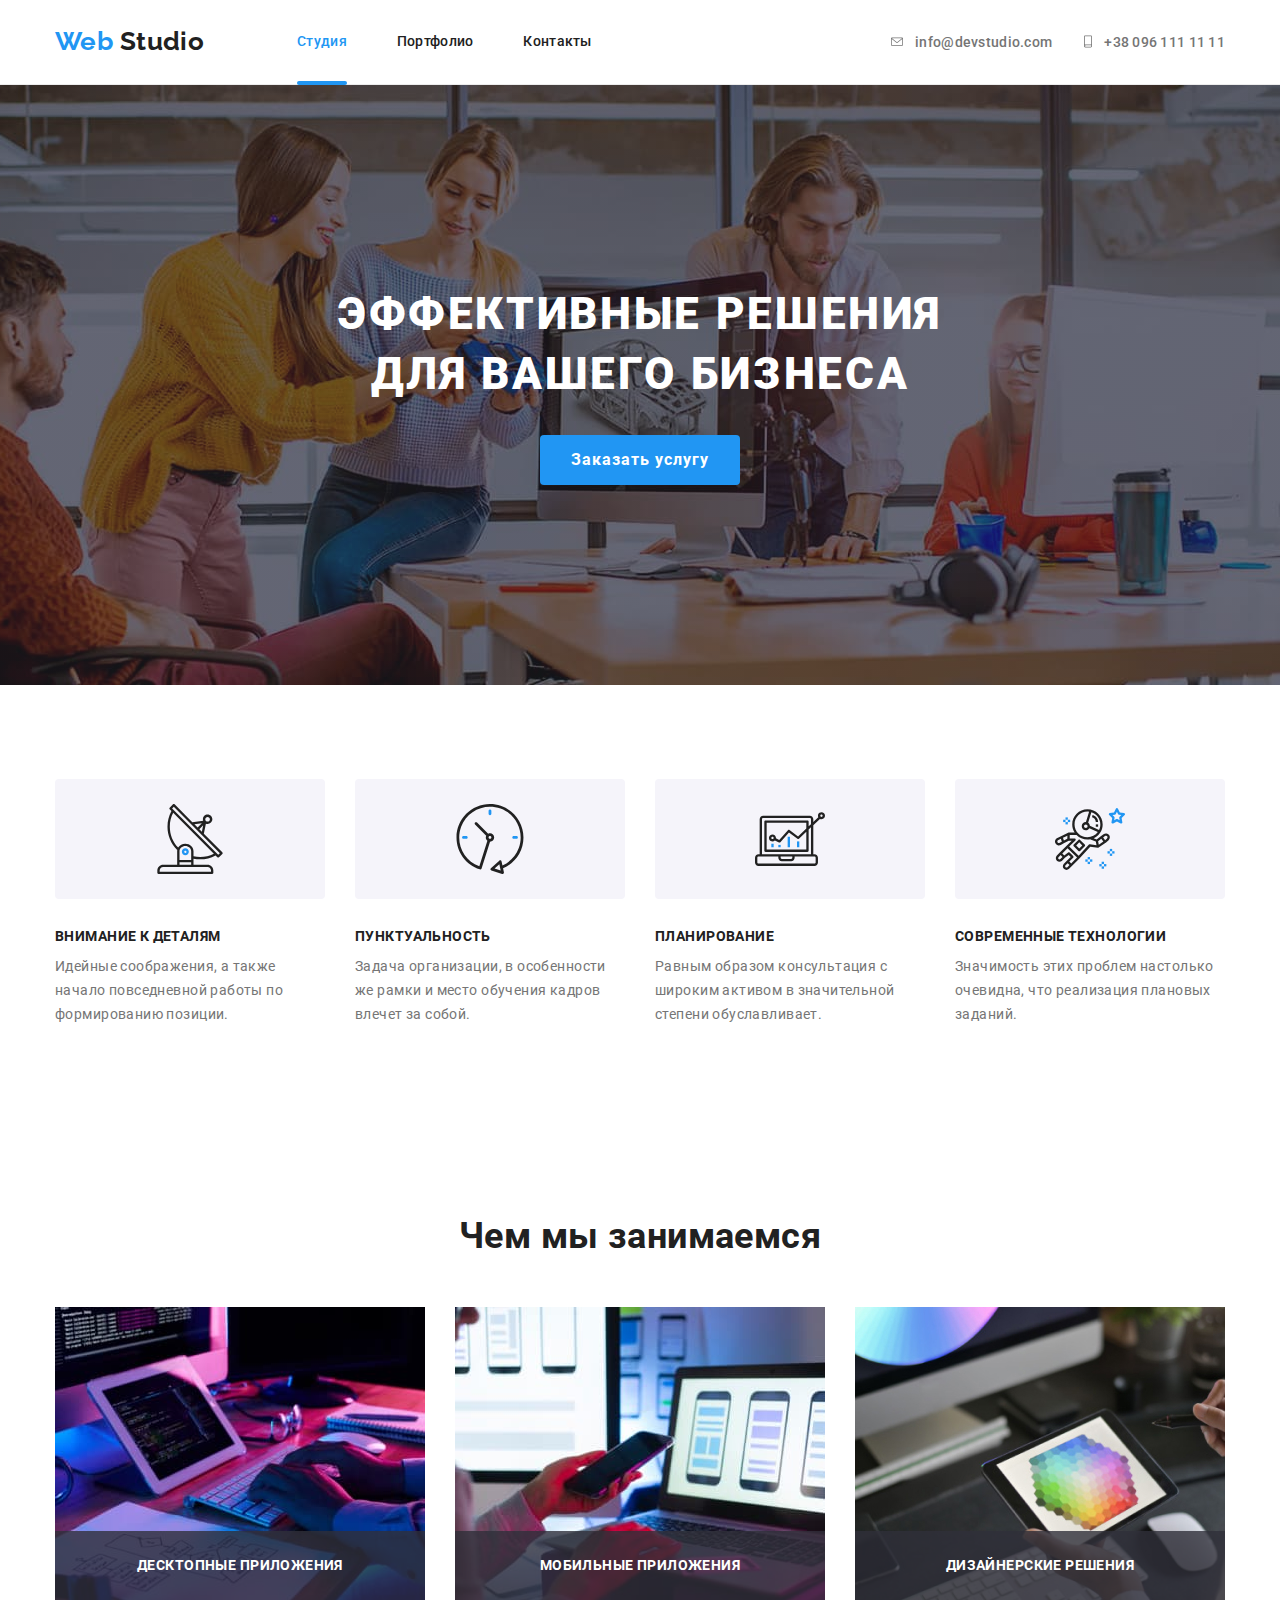
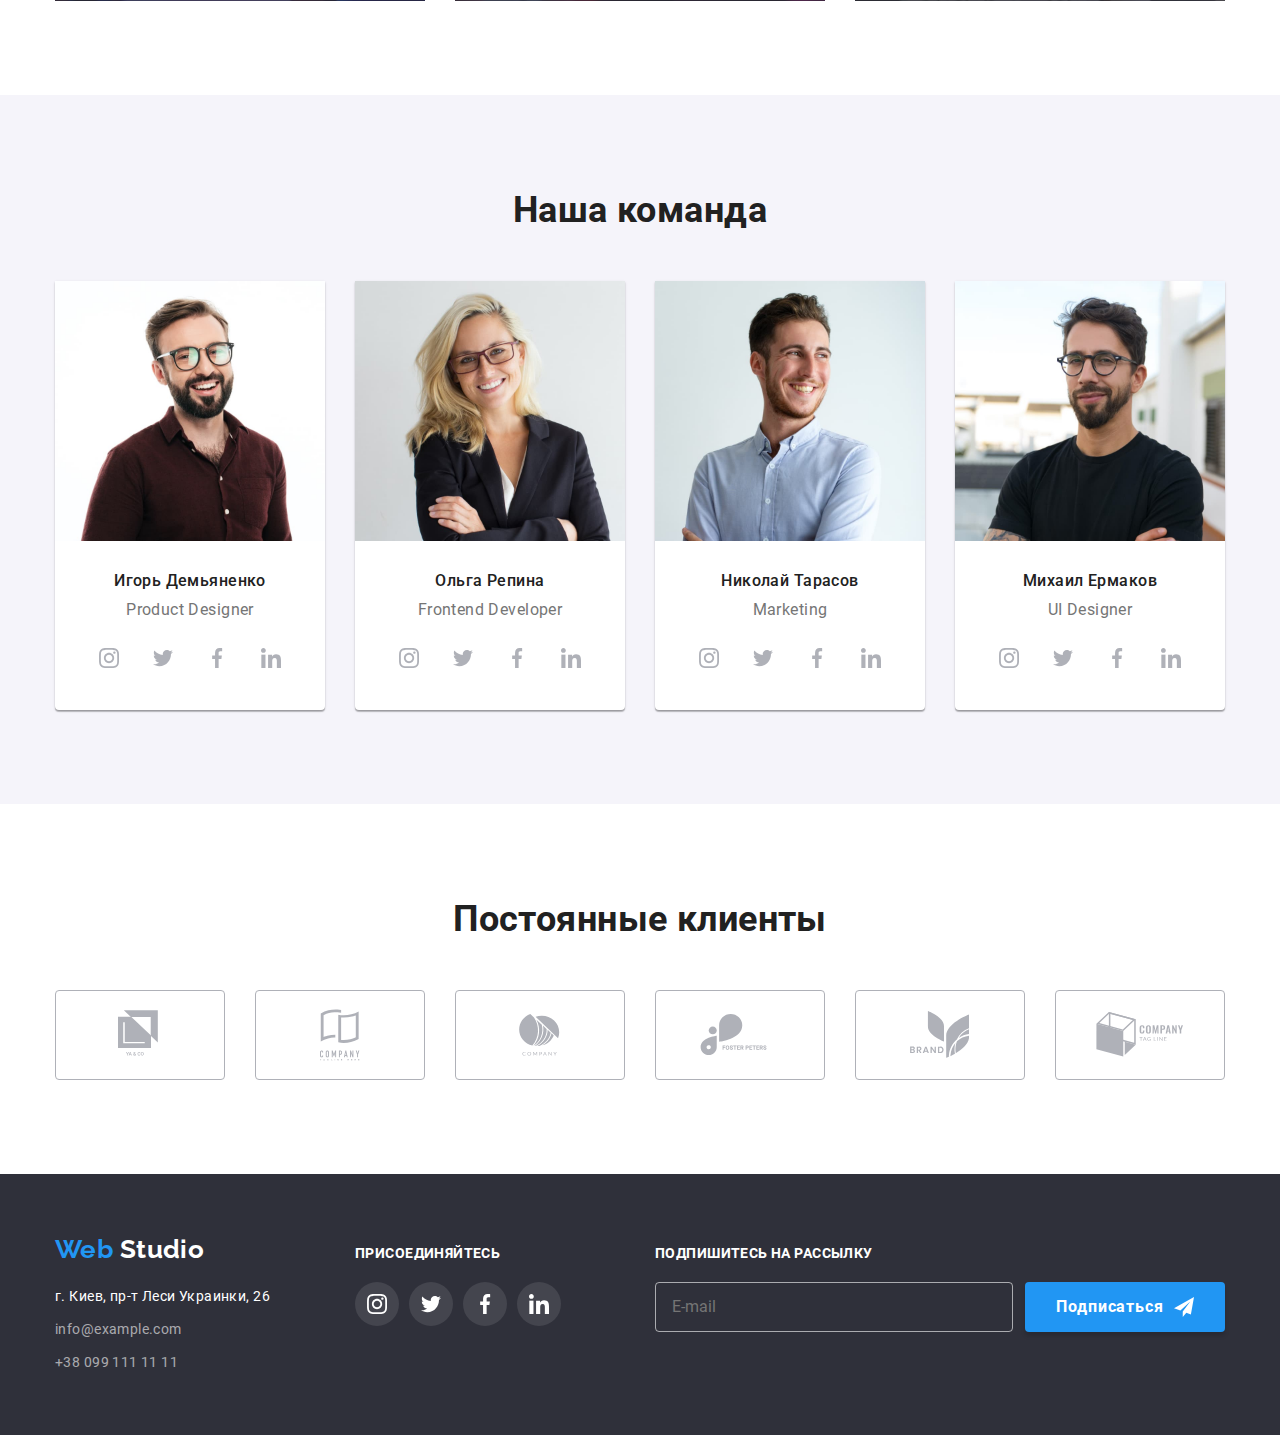
<file: index.html>
<!DOCTYPE html>
<html lang="ru">

<head>
    <meta charset="UTF-8">
    <meta name="viewport" content="width=device-width, initial-scale=1.0">
    <title>WebStudio</title>
    <link
        href="https://fonts.googleapis.com/css2?family=Raleway:wght@700&family=Roboto:wght@400;500;700;900&display=swap"
        rel="stylesheet">
    <link rel="stylesheet" href="./css/main.min.css">
</head>

<body>
<!-- Шапка сайта -->
    <header class="page-header">
      <div class="container header-box">
          <nav class="navigation">
              <a class="logo" href="./index.html"><span>Web</span> Studio</a>
                <div class="menu-container" data-menu>
                    <ul class="nav-list">
                        <li>
                            <a href="./index.html" class="nav-link current">Студия</a>
                        </li>
                        <li>
                            <a href="./portfolio.html" class="nav-link">Портфолио</a>
                        </li>
                        <li>
                            <a href="" class="nav-link">Контакты</a>
                        </li>
                    </ul>
<!-- Контакты -->
                    <ul class="contacts-menu">
                        <li>
                            <a class="contacts-link" href="mailto:info@devstudio.com" >
                                <svg class="icon icon-envelope">
                                    <use href="./img/icons/sprite.svg#icon-envelope"></use>
                                </svg>
                                <p>info@devstudio.com</p>
                            </a>
                        </li>
                        <li>
                            <a class="contacts-link" href="tel:+380961111111" >
                                <svg class="icon icon-phone">
                                    <use href="./img/icons/sprite.svg#icon-smartphone"></use>
                                </svg>
                                <p>+38 096 111 11 11</p>
                            </a>
                        </li>
                    </ul>
                </div>
                <button type="button" class="menu-btn" aria-expanded="false" data-menu-button>
                    <svg class="menu-icon" width="24" height="16" aria-label="переключатель мобильного меню">
                        <use href="./img/icons/sprite.svg#icon-menu" class="open-icon"></use>
                        <use href="./img/icons/sprite.svg#icon-close" class="close-icon"></use>
                    </svg>
                </button>
            </nav>
        </div>
    </header>

    <main>
  <!-- Герой -->
        <section class="hero overlay">
            <div class="container">
                <div>
                    <h1 class="hero-title">
                      Эффективные решения для вашего бизнеса</h1>
                    <button type="button" class="btn-primary hero-btn" data-modal-open>Заказать услугу</button>
                </div>
            </div>
        </section>
        <!-- Особенности -->
        <section class="section features-section">
            <div class="container">
                <h2 class="primary-title hidden">Особенности</h2>
                <ul class="features">
                    <li class="list">
                        <div class="features-item">
                            <svg class="icon">
                                <use href="./img/icons/sprite.svg#icon-antenna"></use>
                            </svg>
                        </div>
                        <h3 class="section-title">Внимание к деталям</h3>
                        <p>Идейные соображения, а также начало повседневной работы по формированию позиции.</p>
                    </li>
                    <li class="list">
                        <div class="features-item">
                            <svg class="icon">
                                <use href="./img/icons/sprite.svg#icon-clock"></use>
                            </svg>
                        </div>
                        <h3 class="section-title">Пунктуальность</h3>
                        <p>Задача организации, в особенности же рамки и место обучения кадров влечет за собой.</p>
                    </li>
                    <li class="list">
                        <div class="features-item">
                            <svg class="icon">
                                <use href="./img/icons/sprite.svg#icon-diagram"></use>
                            </svg>
                        </div>
                        <h3 class="section-title">Планирование</h3>
                        <p>Равным образом консультация с широким активом в значительной степени обуславливает.</p>
                    </li>
                    <li class="list">
                        <div class="features-item">
                            <svg class="icon">
                                <use href="./img/icons/sprite.svg#icon-astronaut"></use>
                            </svg>
                        </div>
                        <h3 class="section-title">Современные технологии</h3>
                        <p>Значимость этих проблем настолько очевидна, что реализация плановых заданий.</p>
                    </li>
                </ul>
            </div>
        </section>
<!-- Чем мы занимаемся -->
        <section class="section actions-section">
            <div class="container">
                <h2 class="primary-title">Чем мы занимаемся</h2>
                <ul class="actions">
                    <li class="list">
                        <picture>
                          <source srcset="
                            ./img/desktop.jpg    1x,
                            ./img/desktop.jpg 2x
                            " media="(min-width: 1200px)" />
                          <img src="./img/desktop.jpg" alt="открытый ноутбук на столе" width="370" />
                        </picture>
                        <h3 class="section-title">Десктопные приложения</h3>
                    </li>
                    <li class="list">
                        <picture>
                          <source srcset="
                            ./img/smartphone.jpg 1x,
                            ./img/smartphone-2x.jpg 2x
                            " media="(min-width: 1200px)" />
                          <img src="./img/smartphone.jpg" alt="телефон с голубой заставкой на бело-голубом фоне" width="370" />
                        </picture>
                        <h3 class="section-title">Мобильные приложения</h3>
                    </li>
                    <li class="list">
                        <picture>
                          <source srcset="
                              ./img/iMac.jpg 1x,
                              ./img/imac-2x.jpg 2x
                              " media="(min-width: 1200px)" />
                          <img src="./img/iMac.jpg" alt="монитор с дизайном в темных тонах" width="370" />
                        </picture>
                        <h3 class="section-title">Дизайнерские решения</h3>
                    </li>
                </ul>
            </div>
        </section>
<!-- Наша команда -->
        <section class="section team-section">
            <div class="container">
                <h2 class="primary-title">Наша команда</h2>
                <ul class="team">
                    <li class="photo">
                        <picture class="photo-img">
                            <source srcset="
                              ./img/demyanenko.jpg    1x,
                              ./img/demyanenko-2x.jpg 2x
                            " media="(min-width: 1200px)" />
                            <source srcset="
                              ./img/tablet/demyanenko.jpg  1x,
                              ./img/tablet/demyanenko@2x.jpg 2x
                            " media="(min-width: 768px)" />
                            <source srcset="
                              ./img/mobile/demyanenko.jpg  1x,
                              ./img/mobile/demyanenko@2x.jpg 2x
                             " media="(max-width: 767px)" />
                            <img src="./img/demyanenko.jpg" alt="Игорь Демьяненко" />
                            </picture>
                        <h3 class="title">Игорь Демьяненко</h3>
                        <p>Product Designer</p>
                        <ul class="team-social">
                          <li class="item">
                            <a href="https://www.instagram.com/" class="team-link" target="_blank" rel="noopener noreferrer"
                              aria-label="Cсылка на Инстаграм">
                              <svg class="team-link-icon" width="20" height="20">
                                <use href="./img/icons/sprite.svg#icon-instagram"></use>
                              </svg>
                            </a>
                          </li>
                            <li class="item">
                                <a href="https://twitter.com/" class="team-link" target="_blank" rel="noopener noreferrer"
                                  aria-label="Ссылка на Twitter">
                                  <svg class="team-link-icon" width="20" height="20">
                                    <use href="./img/icons/sprite.svg#icon-twitter"></use>
                                  </svg>
                                </a>
                            </li>
                            <li class="item">
                                <a href="https://facebook.com/" class="team-link" target="_blank" rel="noopener noreferrer"
                                  aria-label="Ссылка на Facebook">
                                  <svg class="team-link-icon" width="20" height="20">
                                    <use href="./img/icons/sprite.svg#icon-facebook"></use>
                                  </svg>
                                </a>
                            </li>
                            <li class="item">
                                <a href="https://linkedin.com/" class="team-link" target="_blank" rel="noopener noreferrer"
                                  aria-label="Ссылка на LinkedIn">
                                  <svg class="team-link-icon" width="20" height="20">
                                    <use href="./img/icons/sprite.svg#icon-linkedin"></use>
                                    </svg>
                                    </a>
                            </li>
                        </ul>
                    </li>
                    <li class="photo">
                        <div class="team-img">
                            <picture class="photo-img">
                                <source srcset="
                                ./img/repina.jpg    1x,
                                ./img/repina-2x.jpg 2x
                              " media="(min-width: 1200px)" />
                                <source srcset="
                                ./img/tablet/repina.jpg  1x,
                                ./img/tablet/repina@2x.jpg 2x
                              " media="(min-width: 768px)" />
                                <source srcset="
                                ./img/mobile/repina.jpg  1x,
                                ./img/mobile/repina@2x.jpg 2x
                                " media="(max-width: 767px)" />
                                <img src="./img/repina.jpg" alt="Ольга Репина" />
                                </picture>
                            <h3 class="title">Ольга Репина</h3>
                            <p>Frontend Developer</p>
                            <ul class="team-social">
                                <li class="item">
                                    <a class="team-link" href="https://www.instagram.com/" target="_blank" rel="noopener noreferrer"
                                      aria-label="Cсылка на Инстаграм">
                                      <svg class="team-link-icon" width="20" height="20">
                                        <use href="./img/icons/sprite.svg#icon-instagram"></use>
                                      </svg>
                                    </a>
                                    </li>
                                    <li class="item">
                                      <a class="team-link" href="https://twitter.com/" target="_blank" rel="noopener noreferrer"
                                        aria-label="Ссылка на Twitter">
                                        <svg class="team-link-icon" width="20" height="20">
                                          <use href="./img/icons/sprite.svg#icon-twitter"></use>
                                        </svg>
                                      </a>
                                    </li>
                                    <li class="item">
                                      <a class="team-link" href="https://facebook.com/" target="_blank" rel="noopener noreferrer"
                                        aria-label="Ссылка на Facebook">
                                        <svg class="team-link-icon" width="20" height="20">
                                          <use href="./img/icons/sprite.svg#icon-facebook"></use>
                                        </svg>
                                      </a>
                                    </li>
                                    <li class="item">
                                      <a class="team-link" href="https://linkedin.com/" target="_blank" rel="noopener noreferrer"
                                        aria-label="Ссылка на LinkedIn">
                                        <svg class="team-link-icon" width="20" height="20">
                                          <use href="./img/icons/sprite.svg#icon-linkedin"></use>
                                        </svg>
                                      </a>
                                </li>
                            </ul>
                    </li>
                    <li class="photo">
                        <div class="team-img">
                            <picture class="photo-img">
                                <source srcset="
                                 ./img/tarasov.jpg    1x,
                                 ./img/tarasov-2x.jpg 2x
                               " media="(min-width: 1200px)" />
                                <source srcset="
                                 ./img/tablet/tarasov.jpg  1x,
                                 ./img/tablet/tarasov@2x.jpg 2x
                               " media="(min-width: 768px)" />
                                <source srcset="
                                 ./img/mobile/tarasov.jpg  1x,
                                 ./img/mobile/tarasov@2x.jpg 2x
                                 " media="(max-width: 767px)" />
                                <img src="./img/tarasov.jpg" alt="Николай Тарасов" />
                                </picture>
                            <h3 class="title">Николай Тарасов</h3>
                            <p>Marketing</p>
                            <ul class="team-social">
                                <li class="item">
                                    <a class="team-link" href="https://www.instagram.com/" target="_blank" rel="noopener noreferrer"
                                      aria-label="Cсылка на Инстаграм">
                                      <svg class="team-link-icon" width="20" height="20">
                                        <use href="./img/icons/sprite.svg#icon-instagram"></use>
                                      </svg>
                                    </a>
                                    </li>
                                    <li class="item">
                                      <a class="team-link" href="https://twitter.com/" target="_blank" rel="noopener noreferrer"
                                        aria-label="Ссылка на Twitter">
                                        <svg class="team-link-icon" width="20" height="20">
                                          <use href="./img/icons/sprite.svg#icon-twitter"></use>
                                        </svg>
                                      </a>
                                    </li>
                                    <li class="item">
                                      <a class="team-link" href="https://facebook.com/" target="_blank" rel="noopener noreferrer"
                                        aria-label="Ссылка на Facebook">
                                        <svg class="team-link-icon" width="20" height="20">
                                          <use href="./img/icons/sprite.svg#icon-facebook"></use>
                                        </svg>
                                      </a>
                                    </li>
                                    <li class="item">
                                      <a class="team-link" href="https://linkedin.com/" target="_blank" rel="noopener noreferrer"
                                        aria-label="Ссылка на LinkedIn">
                                        <svg class="team-link-icon" width="20" height="20">
                                          <use href="./img/icons/sprite.svg#icon-linkedin"></use>
                                        </svg>
                                      </a>
                                </li>
                            </ul>
                    </li>
                    <li class="photo">
                        <div class="team-img">
                            <picture class="photo-img">
                                <source srcset="
                                ./img/ermakov.jpg    1x,
                                ./img/ermakov-2x.jpg 2x
                              " media="(min-width: 1200px)" />
                                <source srcset="
                                ./img/tablet/ermakov.jpg  1x,
                                ./img/tablet/ermakov@2x.jpg 2x
                              " media="(min-width: 768px)" />
                                <source srcset="
                                ./img/mobile/ermakov.jpg  1x,
                                ./img/mobile/ermakov@2x.jpg 2x
                                " media="(max-width: 767px)" />
                                <img src="./img/ermakov.jpg" alt="Михаил Ермаков" />
                                </picture>
                            <h3 class="title">Михаил Ермаков</h3>
                            <p>UI Designer</p>
                            <ul class="team-social">
                                <li class="item">
                                  <a class="team-link" href="https://www.instagram.com/" target="_blank" rel="noopener noreferrer"
                                    aria-label="Cсылка на Инстаграм">
                                    <svg class="team-link-icon" width="20" height="20">
                                      <use href="./img/icons/sprite.svg#icon-instagram"></use>
                                    </svg>
                                  </a>
                                  </li>
                                  <li class="item">
                                    <a class="team-link" href="https://twitter.com/" target="_blank" rel="noopener noreferrer"
                                      aria-label="Ссылка на Twitter">
                                      <svg class="team-link-icon" width="20" height="20">
                                        <use href="./img/icons/sprite.svg#icon-twitter"></use>
                                      </svg>
                                    </a>
                                  </li>
                                  <li class="item">
                                    <a class="team-link" href="https://facebook.com/" target="_blank" rel="noopener noreferrer"
                                      aria-label="Ссылка на Facebook">
                                      <svg class="team-link-icon" width="20" height="20">
                                        <use href="./img/icons/sprite.svg#icon-facebook"></use>
                                      </svg>
                                    </a>
                                  </li>
                                  <li class="item">
                                    <a class="team-link" href="https://linkedin.com/" target="_blank" rel="noopener noreferrer"
                                      aria-label="Ссылка на LinkedIn">
                                      <svg class="team-link-icon" width="20" height="20">
                                        <use href="./img/icons/sprite.svg#icon-linkedin"></use>
                                      </svg>
                                    </a>
                                </li>
                            </ul>
                </ul>
            </div>
        </section>
<!--Постоянные клиенты -->
        <section class="section clients">
            <div class="container">
                <h2 class="primary-title">Постоянные клиенты</h2>
                <ul class="clients-list">
                    <li class="item">
                        <a class="clients-link" href=""  aria-label="сайт клиента">
                            <svg class="clients-link-icon" width="44" , height="49" >
                                <use href="./img/icons/sprite.svg#icon-yaco">
                                </use>
                            </svg>
                        </a>
                    </li>
                    <li class="item">
                        <a class="clients-link" href="" aria-label="сайт клиента">
                            <svg class="clients-link-icon" width="40" , height="52" >
                                <use href="./img/icons/sprite.svg#icon-tagline">
                                </use>
                            </svg>
                        </a>
                    </li>
                    <li class="item">
                        <a class="clients-link" href="" aria-label="сайт клиента">
                            <svg class="clients-link-icon" width="41" , height="42" >
                                <use href="./img/icons/sprite.svg#icon-company">
                                </use>
                            </svg>
                        </a>
                    </li>
                    <li class="item">
                        <a class="clients-link" href="" aria-label="сайт клиента">
                            <svg class="clients-link-icon" width="80" , height="42" >
                                <use href="./img/icons/sprite.svg#icon-foster">
                                </use>
                            </svg>
                        </a>
                    </li>
                    <li class="item">
                        <a class="clients-link" href="" aria-label="сайт клиента">
                            <svg class="clients-link-icon" width="59" , height="47" >
                                <use href="./img/icons/sprite.svg#icon-brand">
                                </use>
                            </svg>
                        </a>
                    </li>
                    <li class="item">
                        <a class="clients-link" href=""  aria-label="сайт клиента">
                            <svg class="clients-link-icon" width="88" , height="45" >
                                <use href="./img/icons/sprite.svg#icon-tadline">
                                </use>
                            </svg>
                        </a>
                    </li>
                </ul>
            </div>
        </section>
    </main>
<!-- Футер -->
    <footer>
        <div class="container footer-box">
            <div class="footer-address">
                <a class="logo" href="./index.html"><span>Web</span> Studio</a>
                <address class="address-container">
                    <p class="text">г. Киев, пр-т Леси Украинки, 26</p>
                    <span class="footer-contacts">
                        <p class="text">info@example.com</p>
                        <p class="text">+38 099 111 11 11</p>
                    </span>
                </address>
            </div>
<!-- Социальные сети -->
            <div class="footer-socials">
                <b class="subtitle">присоединяйтесь</b>
                <ul class="socials-list">
                    <li class="item">
                        <a href="https://www.instagram.com/" class="link" target="_blank" rel="noopener noreferrer"
                          aria-label="Cсылка на Инстаграм">
                          <svg class="icon" width="20" height="20">
                            <use href="./img/icons/sprite.svg#icon-instagram"></use>
                          </svg>
                        </a>
                    </li>
                    <li class="item">
                        <a href="https://twitter.com/" class="link" target="_blank" rel="noopener noreferrer"
                          aria-label="Ссылка на Twitter">
                          <svg class="icon" width="20" height="20">
                            <use href="./img/icons/sprite.svg#icon-twitter"></use>
                          </svg>
                        </a>
                    </li>
                    <li class="item">
                        <a href="https://facebook.com/" class="link" target="_blank" rel="noopener noreferrer" aria-label="Ссылка на Twitter">
                          <svg class="icon" width="20" height="20">
                            <use href="./img/icons/sprite.svg#icon-facebook"></use>
                          </svg>
                        </a>
                    </li>
                    <li class="item">
                        <a href="https://linkedin.com/" class="link" target="_blank" rel="noopener noreferrer" aria-label="Ссылка на Twitter">
                          <svg class="icon" width="20" height="20">
                            <use href="./img/icons/sprite.svg#icon-linkedin"></use>
                          </svg>
                        </a>
                    </li>
                </ul>
            </div>
            <div class="footer-mail">
                <b class="subtitle">Подпишитесь на рассылку</b>
                <form action="" class="form">
                    <input type="email" name="email" class="footer-input" placeholder="E-mail"
                        aria-label="форма подписки" />

                    <button type="submit" class="btn-primary submit-btn">
                        Подписаться
                        <svg class="button-icon">
                            <use href="./img/icons/sprite.svg#icon-send"></use>
                        </svg>
                    </button>
                </form>

            </div>
        </div>
    </footer>
<!-- Модальное окно -->
    <div class="backdrop is-hidden" data-modal>
        <form class="modal">
            <b class="modal-title">Оставьте свои данные, мы вам перезвоним</b>
            <label class="form-field">
                <span class="label">Имя</span>
                <div class="input-field">
                    <input type="name" name="user-name" class="form-input"/>
                    <svg class="icon">
                        <use href="./img/icons/sprite.svg#icon-person"></use>
                    </svg>
                </div>
            </label>
            <label class="form-field">
                <span class="label">Телефон</span>
                <div class="input-field">
                    <input type="tel" name="user-phone" class="form-input"/>
                    <svg class="icon">
                        <use href="./img/icons/sprite.svg#icon-phone"></use>
                    </svg>
                </div>
            </label>
            <label class="form-field">
                <span class="label">Почта</span>
                <div class="input-field">
                    <input type="email" name="user-mail" id="email" class="form-input"/>
                    <svg class="icon">
                        <use href="./img/icons/sprite.svg#icon-email"></use>
                    </svg>
                </div>
            </label>

            <label class="form-field comment-field">
                <span class="label">Комментарий</span>
                <textarea name="comment" placeholder="Введите текст"></textarea>
            </label>

            <label class="policy">
                <input type="checkbox" name="agreement" class="checkbox"/>
                <span class="agreement">Соглашаюсь с рассылкой и принимаю <a href="">Условия договора</a></span>
            </label>

            <button type="submit" class="btn-primary submit-btn">Отправить</button>
            <button class="button-close" data-modal-close>
                <svg class="icon" width="11" height="11" aria-label="закрыть модальное окно">
                    <use href="./img/icons/sprite.svg#icon-close"></use>
                </svg>
            </button>
        </form>
    </div>
    <script src="./js/modal.js"></script>
    <script src="./js/menu.js"></script>
</body>

</html>
</file>
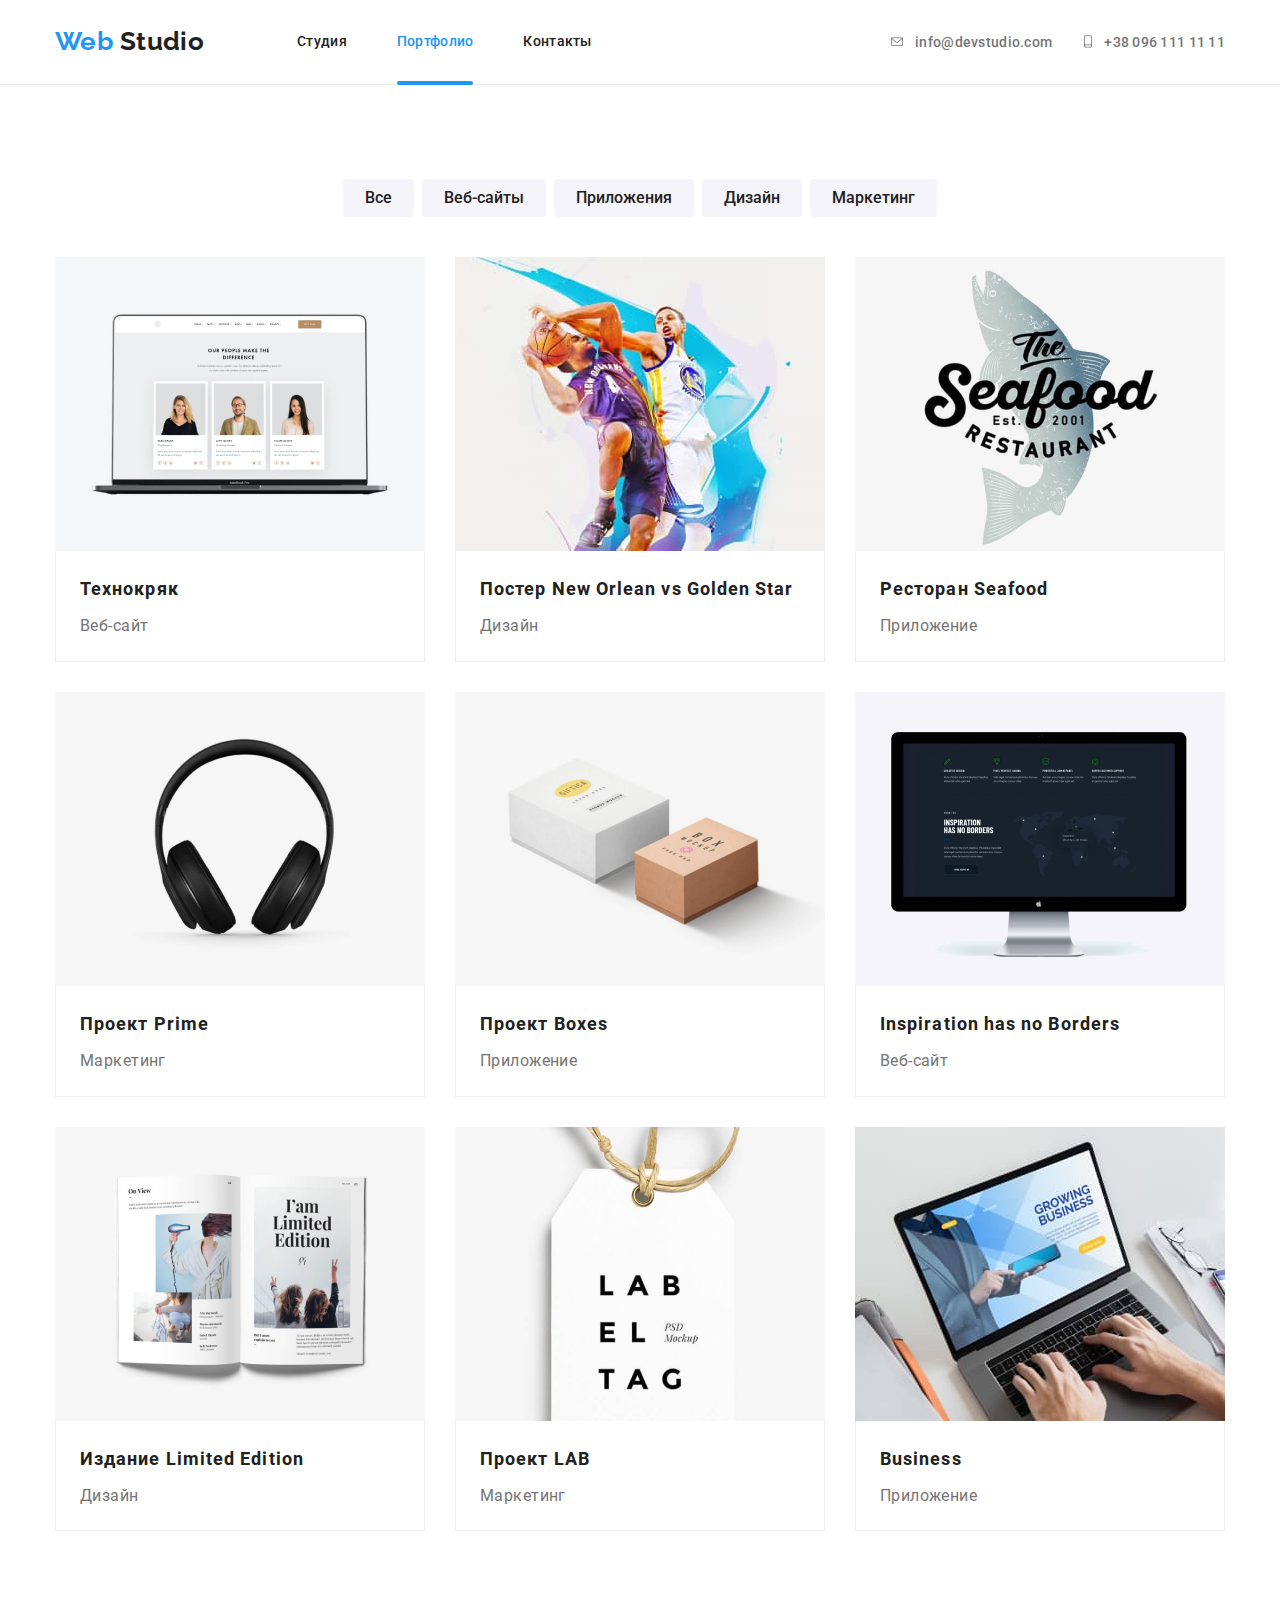
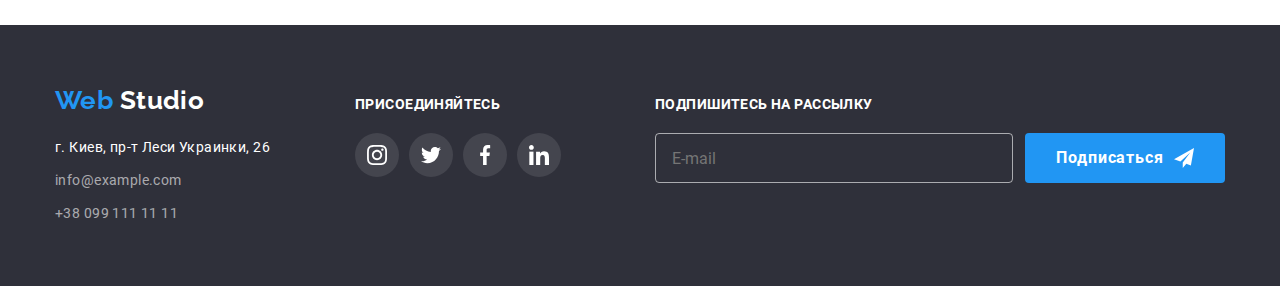
<file: portfolio.html>
<!DOCTYPE html>
<html lang="ru">
  <head>
    <meta charset="UTF-8" />
    <meta name="viewport" content="width=device-width, initial-scale=1.0" />
    <title>WebStudio</title>
    <link
      href="https://fonts.googleapis.com/css2?family=Raleway:wght@700&family=Roboto:wght@400;500;700;900&display=swap"
      rel="stylesheet"
    />
    <link rel="stylesheet" href="./css/portfolio.min.css" />
  </head>

  <body>
    <!-- Шапка сайта -->
    <header class="page-header">
      <div class="container header-box">
        <nav class="navigation">
          <a class="logo" href="./index.html"><span>Web</span> Studio</a>
          <div class="menu-container" data-menu>
            <ul class="nav-list">
              <li>
                <a href="./index.html" class="nav-link">Студия</a>
              </li>
              <li>
                <a href="./portfolio.html" class="nav-link current"
                  >Портфолио</a
                >
              </li>
              <li>
                <a href="" class="nav-link">Контакты</a>
              </li>
            </ul>
            <!-- Контакты -->
            <ul class="contacts-menu">
              <li>
                <a class="contacts-link" href="mailto:info@devstudio.com">
                  <svg class="icon icon-envelope">
                    <use href="./img/icons/sprite.svg#icon-envelope"></use>
                  </svg>
                  <p>info@devstudio.com</p>
                </a>
              </li>
              <li>
                <a class="contacts-link" href="tel:+380961111111">
                  <svg class="icon icon-phone">
                    <use href="./img/icons/sprite.svg#icon-smartphone"></use>
                  </svg>
                  <p>+38 096 111 11 11</p>
                </a>
              </li>
            </ul>
          </div>
          <button
            type="button"
            class="menu-btn"
            aria-expanded="false"
            data-menu-button
          >
            <svg
              class="menu-icon"
              width="24"
              height="16"
              aria-label="переключатель мобильного меню"
            >
              <use
                href="./img/icons/sprite.svg#icon-menu"
                class="open-icon"
              ></use>
              <use
                href="./img/icons/sprite.svg#icon-close"
                class="close-icon"
              ></use>
            </svg>
          </button>
        </nav>
      </div>
    </header>
    <!-- Навигация -->
    <section class="section">
      <div class="container portfolio-btn">
        <h1 class="primary-title hidden">Портфолио</h1>
        <ul class="filter-buttons">
          <li class="item">
            <button type="button" class="btn">Все</button>
          </li>
          <li class="item">
            <button type="button" class="btn">Веб-сайты</button>
          </li>
          <li class="item">
            <button type="button" class="btn">Приложения</button>
          </li>
          <li class="item">
            <button type="button" class="btn">Дизайн</button>
          </li>
          <li class="item">
            <button type="button" class="btn">Маркетинг</button>
          </li>
        </ul>
      </div>
      <!-- Проекты -->
      <div class="container portfolio">
        <ul class="examples">
          <li class="examples-item">
            <a href="" class="ex-link">
              <div class="ex-img">
                <picture class="img">
                  <source
                    srcset="./img/tekhokriak.jpg 1x, ./img/tekhokriak@2x.jpg 2x"
                    media="(min-width: 1200px)"
                  />
                  <source
                    srcset="
                      ./img/tablet/tekhokriak.jpg    1x,
                      ./img/tablet/tekhokriak@2x.jpg 2x
                    "
                    media="(min-width: 768px)"
                  />
                  <source
                    srcset="
                      ./img/mobile/tekhokriak.jpg    1x,
                      ./img/mobile/tekhokriak@2x.jpg 2x
                    "
                    media="(max-width: 767px)"
                  />
                  <img
                    src="./img/tekhokriak.jpg"
                    alt="Фото команды на экране ноутбука"
                  />
                </picture>
                <p class="examples-overlay">
                  Технокряк это современная площадка распространения
                  коронавируса. Компании используют эту платформу для цифрового
                  шпионажа и атак на защищённые сервера конкурентов
                </p>
              </div>
              <div class="ex-meta">
                <h2 class="examples-title">Технокряк</h2>
                <p class="examples-category">Веб-сайт</p>
              </div>
            </a>
          </li>
          <li class="examples-item">
            <a href="" class="ex-link">
              <div class="ex-img">
                <picture class="img">
                  <source
                    srcset="
                      ./img/poster-new-orlean.jpg    1x,
                      ./img/poster-new-orlean@2x.jpg 2x
                    "
                    media="(min-width: 1200px)"
                  />
                  <source
                    srcset="
                      ./img/tablet/poster-new-orlean.jpg    1x,
                      ./img/tablet/poster-new-orlean@2x.jpg 2x
                    "
                    media="(min-width: 768px)"
                  />
                  <source
                    srcset="
                      ./img/mobile/poster-new-orlean.jpg    1x,
                      ./img/mobile/poster-new-orlean@2x.jpg 2x
                    "
                    media="(max-width: 767px)"
                  />
                  <img
                    src="./img/poster-new-orlean.jpg"
                    alt="Два парня с баскетбольным мячом"
                  />
                </picture>
                <p class="examples-overlay">
                  Lorem ipsum dolor sit amet consectetur adipisicing elit. Enim
                  voluptatum reiciendis id ratione, cupiditate est. Dolorem
                  dolores doloremque ullam. Sint ipsa quasi iste blanditiis?
                  Deleniti ipsa consequatur voluptas quis blanditiis!
                </p>
              </div>
              <div class="ex-meta">
                <h2 class="examples-title">Постер New Orlean vs Golden Star</h2>
                <p class="examples-category">Дизайн</p>
              </div>
            </a>
          </li>
          <li class="examples-item">
            <a href="" class="ex-link">
              <div class="ex-img">
                <picture class="img">
                  <source
                    srcset="./img/seafood.jpg 1x, ./img/seafood@2x.jpg 2x"
                    media="(min-width: 1200px)"
                  />
                  <source
                    srcset="
                      ./img/tablet/seafood.jpg    1x,
                      ./img/tablet/seafood@2x.jpg 2x
                    "
                    media="(min-width: 768px)"
                  />
                  <source
                    srcset="
                      ./img/mobile/seafood.jpg    1x,
                      ./img/mobile/seafood@2x.jpg 2x
                    "
                    media="(max-width: 767px)"
                  />
                  <img
                    src="./img/seafood.jpg"
                    alt="Банер ресторана морепродуктов"
                  />
                </picture>
                <p class="examples-overlay">
                  Lorem ipsum dolor sit amet consectetur adipisicing elit. Enim
                  voluptatum reiciendis id ratione, cupiditate est. Dolorem
                  dolores doloremque ullam. Sint ipsa quasi iste blanditiis?
                  Deleniti ipsa consequatur voluptas quis blanditiis!
                </p>
              </div>
              <div class="ex-meta">
                <h2 class="examples-title">Ресторан Seafood</h2>
                <p class="examples-category">Приложение</p>
              </div>
            </a>
          </li>
          <li class="examples-item">
            <a href="" class="ex-link">
              <div class="ex-img">
                <picture class="img">
                  <source
                    srcset="
                      ./img/project-prime.jpg    1x,
                      ./img/project-prime@2x.jpg 2x
                    "
                    media="(min-width: 1200px)"
                  />
                  <source
                    srcset="
                      ./img/tablet/project-prime.jpg    1x,
                      ./img/tablet/project-prime@2x.jpg 2x
                    "
                    media="(min-width: 768px)"
                  />
                  <source
                    srcset="
                      ./img/mobile/project-prime.jpg    1x,
                      ./img/mobile/project-prime@2x.jpg 2x
                    "
                    media="(max-width: 767px)"
                  />
                  <img src="./img/project-prime.jpg" alt="Наушники" />
                </picture>
                <p class="examples-overlay">
                  Lorem ipsum dolor sit amet consectetur adipisicing elit. Enim
                  voluptatum reiciendis id ratione, cupiditate est. Dolorem
                  dolores doloremque ullam. Sint ipsa quasi iste blanditiis?
                  Deleniti ipsa consequatur voluptas quis blanditiis!
                </p>
              </div>
              <div class="ex-meta">
                <h2 class="examples-title">Проект Prime</h2>
                <p class="examples-category">Маркетинг</p>
              </div>
            </a>
          </li>
          <li class="examples-item">
            <a href="" class="ex-link">
              <div class="ex-img">
                <picture class="img">
                  <source
                    srcset="
                      ./img/project-boxes.jpg    1x,
                      ./img/project-boxes@2x.jpg 2x
                    "
                    media="(min-width: 1200px)"
                  />
                  <source
                    srcset="
                      ./img/tablet/project-boxes.jpg    1x,
                      ./img/tablet/project-boxes@2x.jpg 2x
                    "
                    media="(min-width: 768px)"
                  />
                  <source
                    srcset="
                      ./img/mobile/project-boxes.jpg    1x,
                      ./img/mobile/project-boxes@2x.jpg 2x
                    "
                    media="(max-width: 767px)"
                  />
                  <img
                    src="./img/project-boxes.jpg"
                    alt="2 картонные коробки 1 белая и 1 коричневая"
                  />
                </picture>
                <p class="examples-overlay">
                  Lorem ipsum dolor sit amet consectetur adipisicing elit. Enim
                  voluptatum reiciendis id ratione, cupiditate est. Dolorem
                  dolores doloremque ullam. Sint ipsa quasi iste blanditiis?
                  Deleniti ipsa consequatur voluptas quis blanditiis!
                </p>
              </div>
              <div class="ex-meta">
                <h2 class="examples-title">Проект Boxes</h2>
                <p class="examples-category">Приложение</p>
              </div>
            </a>
          </li>
          <li class="examples-item">
            <a href="" class="ex-link">
              <div class="ex-img">
                <picture class="img">
                  <source
                    srcset="
                      ./img/inspiration.jpg    1x,
                      ./img/inspiration@2x.jpg 2x
                    "
                    media="(min-width: 1200px)"
                  />
                  <source
                    srcset="
                      ./img/tablet/inspiration.jpg    1x,
                      ./img/tablet/inspiration@2x.jpg 2x
                    "
                    media="(min-width: 768px)"
                  />
                  <source
                    srcset="
                      ./img/mobile/inspiration.jpg    1x,
                      ./img/mobile/inspiration@2x.jpg 2x
                    "
                    media="(max-width: 767px)"
                  />
                  <img src="./img/inspiration.jpg" alt="Монитор с дизайном" />
                </picture>
                <p class="examples-overlay">
                  Lorem ipsum dolor sit amet consectetur adipisicing elit. Enim
                  voluptatum reiciendis id ratione, cupiditate est. Dolorem
                  dolores doloremque ullam. Sint ipsa quasi iste blanditiis?
                  Deleniti ipsa consequatur voluptas quis blanditiis!
                </p>
              </div>
              <div class="ex-meta">
                <h2 class="examples-title">Inspiration has no Borders</h2>
                <p class="examples-category">Веб-сайт</p>
              </div>
            </a>
          </li>
          <li class="examples-item">
            <a href="" class="ex-link">
              <div class="ex-img">
                <picture class="img">
                  <source
                    srcset="
                      ./img/limited-edition.jpg    1x,
                      ./img/limited-edition@2x.jpg 2x
                    "
                    media="(min-width: 1200px)"
                  />
                  <source
                    srcset="
                      ./img/tablet/limited-edition.jpg    1x,
                      ./img/tablet/limited-edition@2x.jpg 2x
                    "
                    media="(min-width: 768px)"
                  />
                  <source
                    srcset="
                      ./img/mobile/limited-edition.jpg    1x,
                      ./img/mobile/limited-edition@2x.jpg 2x
                    "
                    media="(max-width: 767px)"
                  />
                  <img
                    src="./img/limited-edition.jpg"
                    alt="Развернутый журнал"
                  />
                </picture>
                <p class="examples-overlay">
                  Lorem ipsum dolor sit amet consectetur adipisicing elit. Enim
                  voluptatum reiciendis id ratione, cupiditate est. Dolorem
                  dolores doloremque ullam. Sint ipsa quasi iste blanditiis?
                  Deleniti ipsa consequatur voluptas quis blanditiis!
                </p>
              </div>
              <div class="ex-meta">
                <h2 class="examples-title">Издание Limited Edition</h2>
                <p class="examples-category">Дизайн</p>
              </div>
            </a>
          </li>
          <li class="examples-item">
            <a href="" class="ex-link">
              <div class="ex-img">
                <picture class="img">
                  <source
                    srcset="
                      ./img/project-lab.jpg    1x,
                      ./img/project-lab@2x.jpg 2x
                    "
                    media="(min-width: 1200px)"
                  />
                  <source
                    srcset="
                      ./img/tablet/project-lab.jpg    1x,
                      ./img/tablet/project-lab@2x.jpg 2x
                    "
                    media="(min-width: 768px)"
                  />
                  <source
                    srcset="
                      ./img/mobile/project-lab.jpg    1x,
                      ./img/mobile/project-lab@2x.jpg 2x
                    "
                    media="(max-width: 767px)"
                  />
                  <img src="./img/project-lab@2x.jpg" alt="Бирка с надписью" />
                </picture>
                <p class="examples-overlay">
                  Lorem ipsum dolor sit amet consectetur adipisicing elit. Enim
                  voluptatum reiciendis id ratione, cupiditate est. Dolorem
                  dolores doloremque ullam. Sint ipsa quasi iste blanditiis?
                  Deleniti ipsa consequatur voluptas quis blanditiis!
                </p>
              </div>
              <div class="ex-meta">
                <h2 class="examples-title">Проект LAB</h2>
                <p class="examples-category">Маркетинг</p>
              </div>
            </a>
          </li>
          <li class="examples-item">
            <a href="" class="ex-link">
              <div class="ex-img">
                <picture class="img">
                  <source
                    srcset="
                      ./img/growing-business.jpg    1x,
                      ./img/growing-business@2x.jpg 2x
                    "
                    media="(min-width: 1200px)"
                  />
                  <source
                    srcset="
                      ./img/tablet/growing-business.jpg    1x,
                      ./img/tablet/growing-business@2x.jpg 2x
                    "
                    media="(min-width: 768px)"
                  />
                  <source
                    srcset="
                      ./img/mobile/growing-business.jpg    1x,
                      ./img/mobile/growing-business@2x.jpg 2x
                    "
                    media="(max-width: 767px)"
                  />
                  <img
                    src="./img/growing-business.jpg"
                    alt="Раскрытый ноутбук на столе"
                  />
                </picture>
                <p class="examples-overlay">
                  Lorem ipsum dolor sit amet consectetur adipisicing elit. Enim
                  voluptatum reiciendis id ratione, cupiditate est. Dolorem
                  dolores doloremque ullam. Sint ipsa quasi iste blanditiis?
                  Deleniti ipsa consequatur voluptas quis blanditiis!
                </p>
              </div>
              <div class="ex-meta">
                <h2 class="examples-title">Business</h2>
                <p class="examples-category">Приложение</p>
              </div>
            </a>
          </li>
        </ul>
      </div>
    </section>
    <!-- футер -->
    <footer>
      <div class="container footer-box">
        <div class="footer-address">
          <a class="logo" href="./index.html"><span>Web</span> Studio</a>
          <address class="address-container">
            <p class="text">г. Киев, пр-т Леси Украинки, 26</p>
            <span class="footer-contacts">
              <p class="text">info@example.com</p>
              <p class="text">+38 099 111 11 11</p>
            </span>
          </address>
        </div>
        <!-- Социальные сети -->
        <div class="footer-socials">
          <b class="subtitle">присоединяйтесь</b>
          <ul class="socials-list">
            <li class="item">
              <a
                href="https://www.instagram.com/"
                class="link"
                target="_blank"
                rel="noopener noreferrer"
                aria-label="Cсылка на Инстаграм"
              >
                <svg class="icon" width="20" height="20">
                  <use href="./img/icons/sprite.svg#icon-instagram"></use>
                </svg>
              </a>
            </li>
            <li class="item">
              <a
                href="https://twitter.com/"
                class="link"
                target="_blank"
                rel="noopener noreferrer"
                aria-label="Ссылка на Twitter"
              >
                <svg class="icon" width="20" height="20">
                  <use href="./img/icons/sprite.svg#icon-twitter"></use>
                </svg>
              </a>
            </li>
            <li class="item">
              <a
                href="https://facebook.com/"
                class="link"
                target="_blank"
                rel="noopener noreferrer"
                aria-label="Ссылка на Twitter"
              >
                <svg class="icon" width="20" height="20">
                  <use href="./img/icons/sprite.svg#icon-facebook"></use>
                </svg>
              </a>
            </li>
            <li class="item">
              <a
                href="https://linkedin.com/"
                class="link"
                target="_blank"
                rel="noopener noreferrer"
                aria-label="Ссылка на Twitter"
              >
                <svg class="icon" width="20" height="20">
                  <use href="./img/icons/sprite.svg#icon-linkedin"></use>
                </svg>
              </a>
            </li>
          </ul>
        </div>
        <div class="footer-mail">
          <b class="subtitle">Подпишитесь на рассылку</b>
          <form action="" class="form">
            <input
              type="email"
              name="email"
              class="footer-input"
              placeholder="E-mail"
              aria-label="форма подписки"
            />

            <button type="submit" class="btn-primary submit-btn">
              Подписаться
              <svg class="button-icon">
                <use href="./img/icons/sprite.svg#icon-send"></use>
              </svg>
            </button>
          </form>
        </div>
      </div>
    </footer>

    <script src="./js/menu.js"></script>
  </body>
</html>
</file>
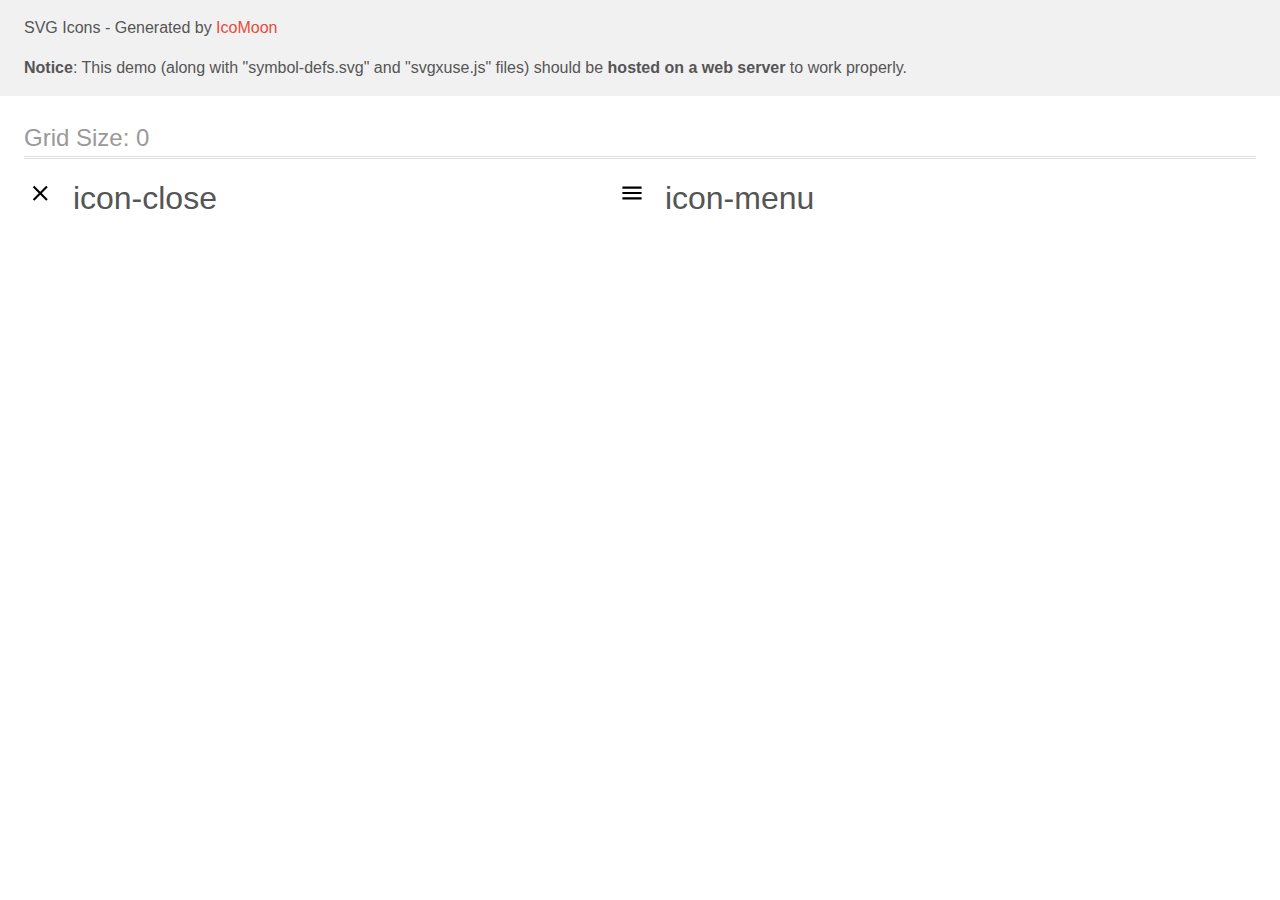
<file: img/icons/icomoon 2/demo-external-svg.html>
<!doctype html>
<html>
<head>
    <title>IcoMoon - SVG Icons</title>
    <meta charset="utf-8">
    <meta name="viewport" content="width=device-width, initial-scale=1">
    <link rel="stylesheet" href="demo-files/demo.css">
    <link rel="stylesheet" href="style.css">
</head>
<body>
<header class="bgc1 clearfix">
<div class="mhl">
    <p>SVG Icons - Generated by <a href="https://icomoon.io/app">IcoMoon</a></p><p><strong>Notice</strong>: This demo (along with "symbol-defs.svg" and "svgxuse.js" files) should be <b>hosted on a web server</b> to work properly.</p>
</div>
</header>
    <div class="clearfix mhl ptl">
        <h1 class="mvm mtn fgc1">Grid Size: 0</h1>
        <div class="glyph fs1">
            <div class="clearfix pbs">
                <svg class="icon icon-close"><use xlink:href="symbol-defs.svg#icon-close"></use></svg><span class="name"> icon-close</span>
            </div>
        </div>
        <div class="glyph fs1">
            <div class="clearfix pbs">
                <svg class="icon icon-menu"><use xlink:href="symbol-defs.svg#icon-menu"></use></svg><span class="name"> icon-menu</span>
            </div>
        </div>
  </div>
<script defer src="svgxuse.js"></script>
</body>
</html>
</file>
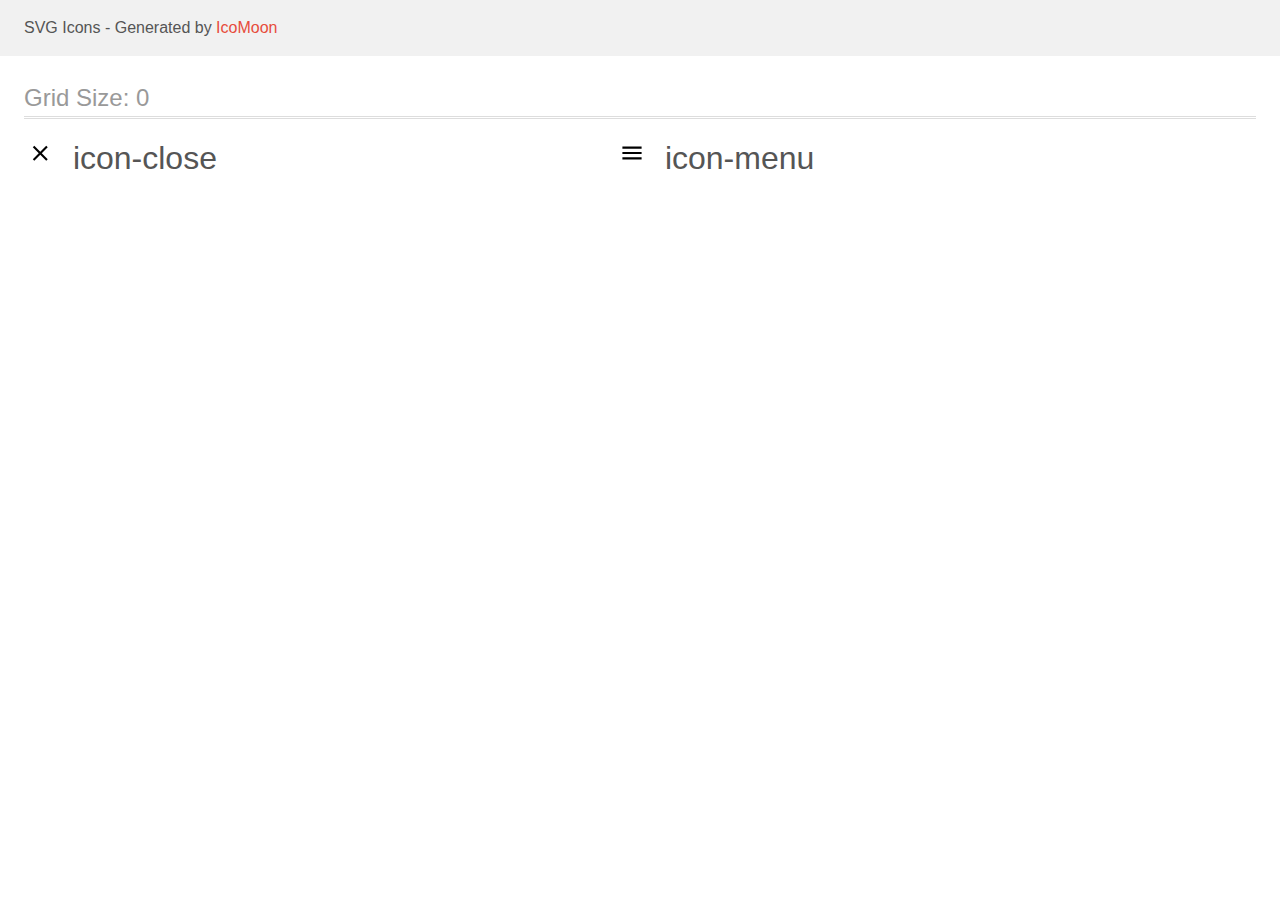
<file: img/icons/icomoon 2/demo.html>
<!doctype html>
<html>
<head>
    <title>IcoMoon - SVG Icons</title>
    <meta charset="utf-8">
    <meta name="viewport" content="width=device-width, initial-scale=1">
    <link rel="stylesheet" href="demo-files/demo.css">
    <link rel="stylesheet" href="style.css">
</head>
<body>
<svg aria-hidden="true" style="position: absolute; width: 0; height: 0; overflow: hidden;" version="1.1" xmlns="http://www.w3.org/2000/svg" xmlns:xlink="http://www.w3.org/1999/xlink">
<defs>
<symbol id="icon-close" viewBox="0 0 32 32">
<path d="M23.733 10.304l-1.504-1.504-5.963 5.963-5.963-5.963-1.504 1.504 5.963 5.963-5.963 5.963 1.504 1.504 5.963-5.963 5.963 5.963 1.504-1.504-5.963-5.963 5.963-5.963z"></path>
</symbol>
<symbol id="icon-menu" viewBox="0 0 32 32">
<path d="M6.4 11.733v-2.133h19.2v2.133h-19.2zM6.4 17.067h19.2v-2.133h-19.2v2.133zM6.4 22.4h19.2v-2.133h-19.2v2.133z"></path>
</symbol>
</defs>
</svg>

<header class="bgc1 clearfix">
<div class="mhl">
    <p>SVG Icons - Generated by <a href="https://icomoon.io/app">IcoMoon</a></p>
</div>
</header>
    <div class="clearfix mhl ptl">
        <h1 class="mvm mtn fgc1">Grid Size: 0</h1>
        <div class="glyph fs1">
            <div class="clearfix pbs">
                <svg class="icon icon-close"><use xlink:href="#icon-close"></use></svg><span class="name"> icon-close</span>
            </div>
        </div>
        <div class="glyph fs1">
            <div class="clearfix pbs">
                <svg class="icon icon-menu"><use xlink:href="#icon-menu"></use></svg><span class="name"> icon-menu</span>
            </div>
        </div>
  </div>
<script defer src="svgxuse.js"></script>
</body>
</html>
</file>
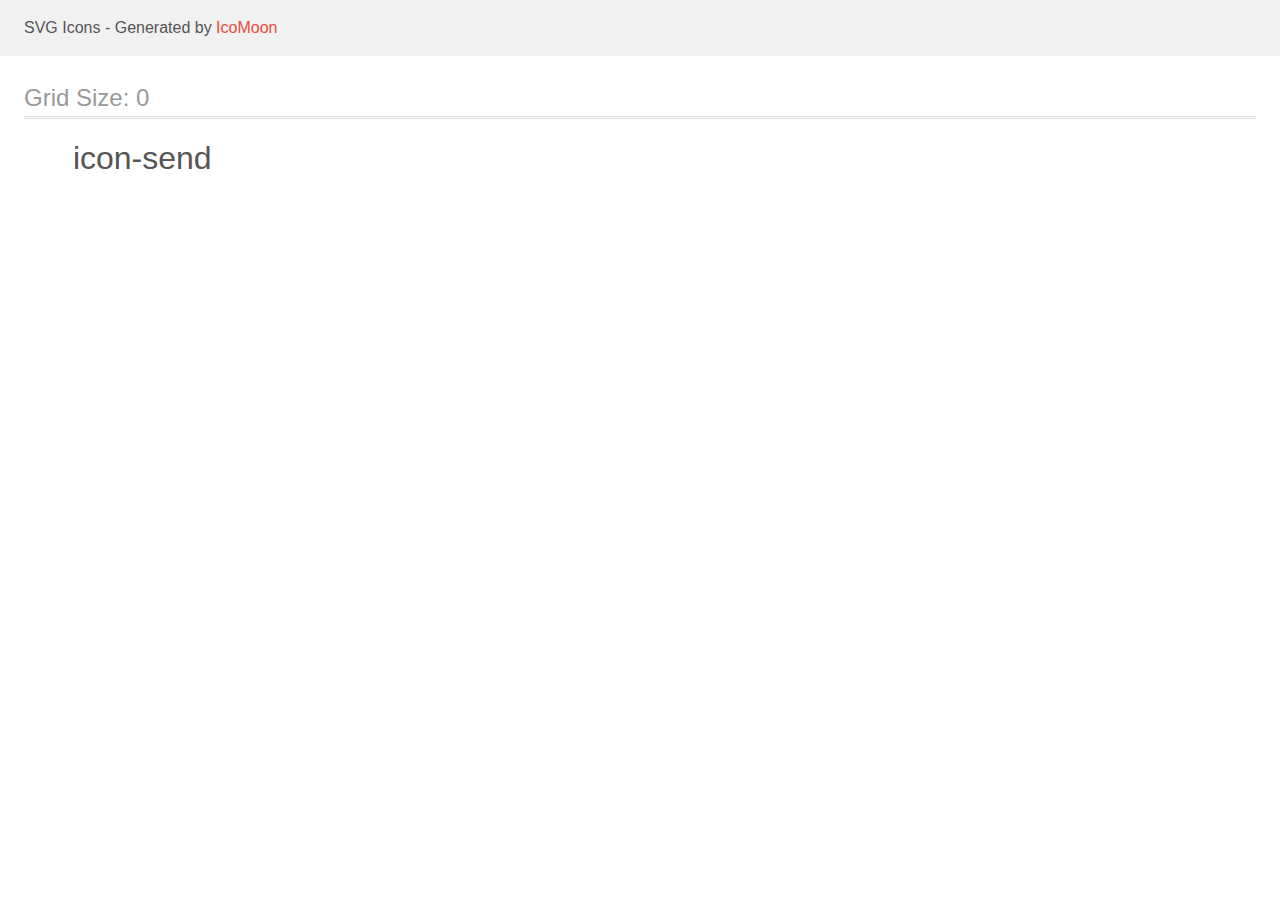
<file: img/icons/icomoon/demo.html>
<!doctype html>
<html>
<head>
    <title>IcoMoon - SVG Icons</title>
    <meta charset="utf-8">
    <meta name="viewport" content="width=device-width, initial-scale=1">
    <link rel="stylesheet" href="demo-files/demo.css">
    <link rel="stylesheet" href="style.css">
</head>
<body>
<svg aria-hidden="true" style="position: absolute; width: 0; height: 0; overflow: hidden;" version="1.1" xmlns="http://www.w3.org/2000/svg" xmlns:xlink="http://www.w3.org/1999/xlink">
<defs>
<symbol id="icon-send" viewBox="0 0 32 32">
<path fill="#fff" style="fill: var(--color1, #fff)" d="M32 0l-32 18 10.227 3.788 15.773-14.788-11.998 16.186 0.010 0.004-0.012-0.004v8.814l5.735-6.691 7.265 2.691 5-28z"></path>
</symbol>
</defs>
</svg>

<header class="bgc1 clearfix">
<div class="mhl">
    <p>SVG Icons - Generated by <a href="https://icomoon.io/app">IcoMoon</a></p>
</div>
</header>
    <div class="clearfix mhl ptl">
        <h1 class="mvm mtn fgc1">Grid Size: 0</h1>
        <div class="glyph fs1">
            <div class="clearfix pbs">
                <svg class="icon icon-send"><use xlink:href="#icon-send"></use></svg><span class="name"> icon-send</span>
            </div>
        </div>
  </div>
<script defer src="svgxuse.js"></script>
</body>
</html>
</file>
<file: img/icons/icomoon 2/demo-files/demo.css>
body {
  padding: 0;
  margin: 0;
  font-family: sans-serif;
  font-size: 1em;
  line-height: 1.5;
  color: #555;
  background: #fff;
}
h1 {
  font-size: 1.5em;
  font-weight: normal;
  box-shadow: 0 1px #ddd, 0 2px #fff, 0 3px #ddd;
}
small {
  font-size: .66666667em;
}
a {
  color: #e74c3c;
  text-decoration: none;
}
a:hover, a:focus {
  box-shadow: 0 1px #e74c3c;
}
.bshadow0, input {
  box-shadow: inset 0 -2px #e7e7e7;
}
input:hover {
  box-shadow: inset 0 -2px #ccc;
}
input, fieldset {
  font-size: 1em;
  margin: 0;
  padding: 0;
  border: 0;
}
input {
  color: inherit;
  line-height: 1.5;
  height: 1.5em;
  padding: .25em 0;
}
input:focus {
  outline: none;
  box-shadow: inset 0 -2px #449fdb;
}
.glyph {
  font-size: 16px;
  margin-right: 1.5em;
  float: left;
  width: 17em;
}
svg {
  color: #000;
}
.liga {
  width: 80%;
  width: calc(100% - 2.5em);
}
.talign-right {
  text-align: right;
}
.talign-center {
  text-align: center;
}
.bgc1 {
  background: #f1f1f1;
}
.fgc0 {
  color: #000;
}
.fgc1 {
  color: #999;
}
p {
  margin-top: 1em;
  margin-bottom: 1em;
}
.mvm {
  margin-top: .75em;
  margin-bottom: .75em;
}
.mtn {
  margin-top: 0;
}
.mtl, .mal {
  margin-top: 1.5em;
}
.mbl, .mal {
  margin-bottom: 1.5em;
}
.mal, .mhl {
  margin-left: 1.5em;
  margin-right: 1.5em;
}
.mhmm {
  margin-left: 1em;
  margin-right: 1em;
}
.ptl {
  padding-top: 1.5em;
}
.pbs, .pvs {
  padding-bottom: .25em;
}
.pvs, .pts {
  padding-top: .25em;
}
.unit {
  float: left;
}
.unitRight {
  float: right;
}
.size1of2 {
  width: 50%;
}
.size1of1 {
  width: 100%;
}
.clearfix:before, .clearfix:after {
  content: " ";
  display: table;
}
.clearfix:after {
  clear: both;
}
.hidden-true {
  display: none;
}
.textbox0 {
  width: 3em;
  background: #f1f1f1;
  padding: .25em .5em;
  line-height: 1.5;
  height: 1.5em;
}
.fs0 {
  font-size: 16px;
}
.fs1 {
  font-size: 32px;
}
.name {
  margin-left: .25em;
}
</file>
<file: img/icons/icomoon 2/style.css>
.icon {
  display: inline-block;
  width: 1em;
  height: 1em;
  stroke-width: 0;
  stroke: currentColor;
  fill: currentColor;
}

/* ==========================================
Single-colored icons can be modified like so:
.icon-name {
  font-size: 32px;
  color: red;
}
========================================== */
</file>
<file: img/icons/icomoon/demo-files/demo.css>
body {
  padding: 0;
  margin: 0;
  font-family: sans-serif;
  font-size: 1em;
  line-height: 1.5;
  color: #555;
  background: #fff;
}
h1 {
  font-size: 1.5em;
  font-weight: normal;
  box-shadow: 0 1px #ddd, 0 2px #fff, 0 3px #ddd;
}
small {
  font-size: .66666667em;
}
a {
  color: #e74c3c;
  text-decoration: none;
}
a:hover, a:focus {
  box-shadow: 0 1px #e74c3c;
}
.bshadow0, input {
  box-shadow: inset 0 -2px #e7e7e7;
}
input:hover {
  box-shadow: inset 0 -2px #ccc;
}
input, fieldset {
  font-size: 1em;
  margin: 0;
  padding: 0;
  border: 0;
}
input {
  color: inherit;
  line-height: 1.5;
  height: 1.5em;
  padding: .25em 0;
}
input:focus {
  outline: none;
  box-shadow: inset 0 -2px #449fdb;
}
.glyph {
  font-size: 16px;
  margin-right: 1.5em;
  float: left;
  width: 17em;
}
svg {
  color: #000;
}
.liga {
  width: 80%;
  width: calc(100% - 2.5em);
}
.talign-right {
  text-align: right;
}
.talign-center {
  text-align: center;
}
.bgc1 {
  background: #f1f1f1;
}
.fgc0 {
  color: #000;
}
.fgc1 {
  color: #999;
}
p {
  margin-top: 1em;
  margin-bottom: 1em;
}
.mvm {
  margin-top: .75em;
  margin-bottom: .75em;
}
.mtn {
  margin-top: 0;
}
.mtl, .mal {
  margin-top: 1.5em;
}
.mbl, .mal {
  margin-bottom: 1.5em;
}
.mal, .mhl {
  margin-left: 1.5em;
  margin-right: 1.5em;
}
.mhmm {
  margin-left: 1em;
  margin-right: 1em;
}
.ptl {
  padding-top: 1.5em;
}
.pbs, .pvs {
  padding-bottom: .25em;
}
.pvs, .pts {
  padding-top: .25em;
}
.unit {
  float: left;
}
.unitRight {
  float: right;
}
.size1of2 {
  width: 50%;
}
.size1of1 {
  width: 100%;
}
.clearfix:before, .clearfix:after {
  content: " ";
  display: table;
}
.clearfix:after {
  clear: both;
}
.hidden-true {
  display: none;
}
.textbox0 {
  width: 3em;
  background: #f1f1f1;
  padding: .25em .5em;
  line-height: 1.5;
  height: 1.5em;
}
.fs0 {
  font-size: 16px;
}
.fs1 {
  font-size: 32px;
}
.name {
  margin-left: .25em;
}
</file>
<file: img/icons/icomoon/style.css>
.icon {
  display: inline-block;
  width: 1em;
  height: 1em;
  stroke-width: 0;
  stroke: currentColor;
  fill: currentColor;
}

/* ==========================================
Single-colored icons can be modified like so:
.icon-name {
  font-size: 32px;
  color: red;
}
========================================== */
</file>
<file: css/main.min.css>
/*! normalize.css v8.0.1 | MIT License | github.com/necolas/normalize.css */html{line-height:1.15;-webkit-text-size-adjust:100%}body{margin:0}main{display:block}h1{font-size:2em;margin:0.67em 0}hr{-webkit-box-sizing:content-box;box-sizing:content-box;height:0;overflow:visible}pre{font-family:monospace, monospace;font-size:1em}a{background-color:transparent}abbr[title]{border-bottom:none;text-decoration:underline;-webkit-text-decoration:underline dotted;text-decoration:underline dotted}b,strong{font-weight:bolder}code,kbd,samp{font-family:monospace, monospace;font-size:1em}small{font-size:80%}sub,sup{font-size:75%;line-height:0;position:relative;vertical-align:baseline}sub{bottom:-0.25em}sup{top:-0.5em}img{border-style:none}button,input,optgroup,select,textarea{font-family:inherit;font-size:100%;line-height:1.15;margin:0}button,input{overflow:visible}button,select{text-transform:none}button,[type="button"],[type="reset"],[type="submit"]{-webkit-appearance:button}button::-moz-focus-inner,[type="button"]::-moz-focus-inner,[type="reset"]::-moz-focus-inner,[type="submit"]::-moz-focus-inner{border-style:none;padding:0}button:-moz-focusring,[type="button"]:-moz-focusring,[type="reset"]:-moz-focusring,[type="submit"]:-moz-focusring{outline:1px dotted ButtonText}fieldset{padding:0.35em 0.75em 0.625em}legend{-webkit-box-sizing:border-box;box-sizing:border-box;color:inherit;display:table;max-width:100%;padding:0;white-space:normal}progress{vertical-align:baseline}textarea{overflow:auto}[type="checkbox"],[type="radio"]{-webkit-box-sizing:border-box;box-sizing:border-box;padding:0}[type="number"]::-webkit-inner-spin-button,[type="number"]::-webkit-outer-spin-button{height:auto}[type="search"]{-webkit-appearance:textfield;outline-offset:-2px}[type="search"]::-webkit-search-decoration{-webkit-appearance:none}::-webkit-file-upload-button{-webkit-appearance:button;font:inherit}details{display:block}summary{display:list-item}template{display:none}[hidden]{display:none}@font-face{font-family:"Roboto";font-style:normal;font-weight:400;src:local("Roboto"),local("Roboto-Regular"),url("../fonts/roboto/roboto-v20-latin_cyrillic-regular.woff2") format("woff2"),url("../fonts/roboto/roboto-v20-latin_cyrillic-regular.woff") format("woff")}@font-face{font-family:"Roboto";font-style:normal;font-weight:700;src:local("Roboto Bold"),local("Roboto-Bold"),url("../fonts/roboto/roboto-v20-latin_cyrillic-700.woff2") format("woff2"),url("../fonts/roboto/roboto-v20-latin_cyrillic-700.woff") format("woff")}@font-face{font-family:"Roboto";font-style:normal;font-weight:900;src:local("Roboto Black"),local("Roboto-Black"),url("../fonts/roboto/roboto-v20-latin_cyrillic-900.woff2") format("woff2"),url("../fonts/roboto/roboto-v20-latin_cyrillic-900.woff") format("woff")}@font-face{font-family:"Raleway";font-style:normal;font-weight:400;src:local(""),url("../fonts/raleway/raleway-v17-latin_cyrillic-regular.woff2") format("woff2"),url("../fonts/raleway/raleway-v17-latin_cyrillic-regular.woff") format("woff")}@font-face{font-family:"Raleway";font-style:normal;font-weight:700;src:local(""),url("../fonts/raleway/raleway-v17-latin_cyrillic-700.woff2") format("woff2"),url("../fonts/raleway/raleway-v17-latin_cyrillic-700.woff") format("woff")}@font-face{font-family:"Raleway";font-style:normal;font-weight:900;src:local(""),url("../fonts/raleway/raleway-v17-latin_cyrillic-900.woff2") format("woff2"),url("../fonts/raleway/raleway-v17-latin_cyrillic-900.woff") format("woff")}html{-webkit-box-sizing:border-box;box-sizing:border-box}*,*::before,*::after{-webkit-box-sizing:inherit;box-sizing:inherit}body{color:#757575;background-color:#fff;font-family:Roboto, sans-serif;font-size:14px;letter-spacing:0.03em;margin:0}ul{list-style-type:none;padding:0;margin:0}a{text-decoration:none;display:block}img{display:block;max-width:100%;height:auto}.container{margin-left:auto;margin-right:auto;padding:0px 15px}@media screen and (min-width: 468px){.container{width:480px}}@media screen and (min-width: 768px){.container{width:768px}}@media screen and (min-width: 1200px){.container{width:1200px}}.section:not(:first-child){padding-top:60px;padding-bottom:60px}@media screen and (min-width: 1200px){.section:not(:first-child){padding-top:94px;padding-bottom:94px}}.hidden{position:absolute !important;clip:rect(1px 1px 1px 1px);clip:rect(1px 1px 1px 1px);padding:0 !important;border:0 !important;height:0 !important;width:0 !important;overflow:hidden}.page-header{position:relative;z-index:99;background-color:#fff;border-bottom:1px solid #ececec}.navigation{display:-webkit-box;display:-ms-flexbox;display:flex;-webkit-box-pack:justify;-ms-flex-pack:justify;justify-content:space-between;-webkit-box-align:center;-ms-flex-align:center;align-items:center}@media screen and (max-width: 1199px){.actions-section{display:none}}.actions{display:-webkit-box;display:-ms-flexbox;display:flex;margin:-15px}.actions .list{position:relative;width:calc((100% - 90px) / 3);margin:15px}.actions .section-title{position:absolute;bottom:0;left:0;right:0;margin:0;padding:27px 0px;text-align:center;text-transform:uppercase;font-size:14px;font-weight:700;line-height:1.14;color:#fff;background-color:rgba(47,48,58,0.8)}.hero-btn{padding:0px 32px;margin-left:auto;margin-right:auto;margin-top:30px}.hero-title{margin-left:auto;margin-right:auto;margin-top:0;margin-bottom:0;color:#fff;font-weight:900;letter-spacing:0.06em;text-transform:uppercase;text-align:center}@media screen and (max-width: 1199px){.hero-title{max-width:360px;font-size:26px;line-height:1.62}}@media screen and (min-width: 1200px){.hero-title{width:696px;font-size:44px;line-height:1.36}}.hero{width:100%;height:400px;padding:118px 0px;background-color:#c4c4c4;background-position:center;background-repeat:no-repeat;background-size:cover}@media screen and (max-width: 767px){.hero{background-image:-webkit-gradient(linear, left top, right top, from(rgba(47,48,58,0.4)), to(rgba(47,48,58,0.4))),url(../img/hero/hero480.jpg);background-image:linear-gradient(to right, rgba(47,48,58,0.4), rgba(47,48,58,0.4)),url(../img/hero/hero480.jpg)}}@media screen and (max-width: 767px) and (min-device-pixel-ratio: 2), screen and (max-width: 767px) and (-webkit-min-device-pixel-ratio: 2), screen and (max-width: 767px) and (min-resolution: 192dpi), screen and (max-width: 767px) and (min-resolution: 2dppx){.hero{background-image:-webkit-gradient(linear, left top, right top, from(rgba(47,48,58,0.4)), to(rgba(47,48,58,0.4))),url(../img/hero/hero480@2x.jpg);background-image:linear-gradient(to right, rgba(47,48,58,0.4), rgba(47,48,58,0.4)),url(../img/hero/hero480@2x.jpg)}}@media screen and (min-width: 768px){.hero{background-image:-webkit-gradient(linear, left top, right top, from(rgba(47,48,58,0.4)), to(rgba(47,48,58,0.4))),url(../img/hero/hero768.jpg);background-image:linear-gradient(to right, rgba(47,48,58,0.4), rgba(47,48,58,0.4)),url(../img/hero/hero768.jpg)}}@media screen and (min-width: 768px) and (min-device-pixel-ratio: 2), screen and (min-width: 768px) and (-webkit-min-device-pixel-ratio: 2), screen and (min-width: 768px) and (min-resolution: 192dpi), screen and (min-width: 768px) and (min-resolution: 2dppx){.hero{background-image:-webkit-gradient(linear, left top, right top, from(rgba(47,48,58,0.4)), to(rgba(47,48,58,0.4))),url(../img/hero/hero768@2x.jpg);background-image:linear-gradient(to right, rgba(47,48,58,0.4), rgba(47,48,58,0.4)),url(../img/hero/hero768@2x.jpg)}}@media screen and (min-width: 1200px){.hero{max-width:1600px;height:600px;margin-left:auto;margin-right:auto;padding:200px 0px;background-image:-webkit-gradient(linear, left top, right top, from(rgba(47,48,58,0.4)), to(rgba(47,48,58,0.4))),url(../img/hero/hero1200.jpg);background-image:linear-gradient(to right, rgba(47,48,58,0.4), rgba(47,48,58,0.4)),url(../img/hero/hero1200.jpg)}}@media screen and (min-width: 1200px) and (min-device-pixel-ratio: 2), screen and (min-width: 1200px) and (-webkit-min-device-pixel-ratio: 2), screen and (min-width: 1200px) and (min-resolution: 192dpi), screen and (min-width: 1200px) and (min-resolution: 2dppx){.hero{background-image:-webkit-gradient(linear, left top, right top, from(rgba(47,48,58,0.4)), to(rgba(47,48,58,0.4))),url(../img/hero/hero1200@2x.jpg);background-image:linear-gradient(to right, rgba(47,48,58,0.4), rgba(47,48,58,0.4)),url(../img/hero/hero1200@2x.jpg)}}.logo{font-family:Raleway, sans-serif;display:block;padding-top:16px;padding-bottom:16px;color:#212121;font-size:24px;line-height:1.16;text-decoration:none;font-weight:bold}@media screen and (min-width: 768px){.logo{padding-top:26px;padding-bottom:26px}}@media screen and (min-width: 1200px){.logo{font-size:26px;line-height:1.19}}.logo>span{color:#2196f3}.footer-address>.logo{color:#fff}@media screen and (max-width: 1199px){.contacts-menu li+li{margin-top:10px}}@media screen and (max-width: 767px){.contacts-menu li+li{margin-top:16px}}@media screen and (min-width: 1200px){.contacts-menu{display:-webkit-box;display:-ms-flexbox;display:flex;text-align:center}.contacts-menu li+li{margin-left:30px}}.contacts-link{display:-webkit-inline-box;display:-ms-inline-flexbox;display:inline-flex;-webkit-box-align:baseline;-ms-flex-align:baseline;align-items:baseline;color:#757575;font-weight:500;line-height:1.17;letter-spacing:0.02em;font-size:18px;-webkit-transition:color 250ms cubic-bezier(0.4, 0, 0.2, 1);transition:color 250ms cubic-bezier(0.4, 0, 0.2, 1)}.contacts-link:hover,.contacts-link:focus{color:#2196f3}.contacts-link p{margin:0}.contacts-link .icon{display:inline-block;margin-right:10px;fill:currentColor}@media screen and (min-width: 768px){.contacts-link{display:-webkit-box;display:-ms-flexbox;display:flex;-webkit-box-align:center;-ms-flex-align:center;align-items:center;font-size:12px}}@media screen and (min-width: 1200px){.contacts-link{font-size:14px}}@media screen and (max-width: 767px){.nav-list{margin-bottom:60px;margin-left:auto;margin-right:auto}.nav-list li+li{margin-top:40px}}@media screen and (min-width: 768px){.nav-list{display:-webkit-box;display:-ms-flexbox;display:flex;-webkit-box-align:center;-ms-flex-align:center;align-items:center;margin-left:auto;margin-right:auto}.nav-list li+li{margin-left:50px}}@media screen and (min-width: 1200px){.nav-list{margin-left:93px}}.nav-link{position:relative;display:inline-block;font-size:18px;font-weight:500;line-height:1.17;letter-spacing:0.02em;color:#212121;-webkit-transition:color 250ms cubic-bezier(0.4, 0, 0.2, 1);transition:color 250ms cubic-bezier(0.4, 0, 0.2, 1)}.nav-link:hover,.nav-link:focus,.nav-link.current{color:#2196f3}.nav-link.current::after{position:absolute;bottom:-8px;content:"";display:block;width:100%;height:4px;border-radius:2px;background-color:#2196f3}@media screen and (min-width: 768px){.nav-link{padding:32px 0px;font-size:14px;line-height:1.42}.nav-link.current::after{bottom:-1px}}.btn-primary{display:-webkit-box;display:-ms-flexbox;display:flex;-webkit-box-align:center;-ms-flex-align:center;align-items:center;-webkit-box-pack:center;-ms-flex-pack:center;justify-content:center;margin-left:auto;margin-right:auto;padding:10px 29px;min-width:200px;height:50px;color:#fff;background-color:#2196f3;font-family:inherit;font-size:16px;font-weight:700;line-height:1.87;letter-spacing:0.06em;border:1px solid transparent;border-radius:4px;cursor:pointer;-webkit-transition:color 250ms cubic-bezier(0.4, 0, 0.2, 1),background-color 250ms cubic-bezier(0.4, 0, 0.2, 1);transition:color 250ms cubic-bezier(0.4, 0, 0.2, 1),background-color 250ms cubic-bezier(0.4, 0, 0.2, 1)}.btn-primary:hover,.btn-primary:focus{color:#2196f3;background-color:#fff}@media screen and (max-width: 767px){.menu-btn{display:-webkit-box;display:-ms-flexbox;display:flex;width:40px;height:40px;margin-left:auto;margin-top:auto;margin-bottom:auto;-webkit-box-align:center;-ms-flex-align:center;align-items:center;-webkit-box-pack:center;-ms-flex-pack:center;justify-content:center;padding:0;border:none;background-color:transparent}.menu-btn:hover,.menu-btn:focus{color:#2196f3}.menu-btn .open-icon{display:block}.menu-btn .close-icon{display:none}.menu-icon{fill:currentColor}.menu-btn.is-open .open-icon{display:none}.menu-btn.is-open .close-icon{display:block}}@media screen and (min-width: 768px){.menu-btn{display:none}}@media screen and (max-width: 767px){.menu-container{position:absolute;top:100%;left:0;width:100%;padding:60px 10px;text-align:center;background-color:#fff;-webkit-box-shadow:0px 4px 8px rgba(0,0,0,0.04),0px 2px 4px rgba(0,0,0,0.08),0px 1px 3px rgba(0,0,0,0.16);box-shadow:0px 4px 8px rgba(0,0,0,0.04),0px 2px 4px rgba(0,0,0,0.08),0px 1px 3px rgba(0,0,0,0.16);visibility:hidden;z-index:-1;pointer-events:none;-webkit-transform:translateY(-100%);transform:translateY(-100%);-webkit-transition:visibility 300ms linear, -webkit-transform 200ms linear;transition:visibility 300ms linear, -webkit-transform 200ms linear;transition:transform 200ms linear, visibility 300ms linear;transition:transform 200ms linear, visibility 300ms linear, -webkit-transform 200ms linear}.menu-container.is-open{-webkit-transform:translateY(0);transform:translateY(0);visibility:visible;pointer-events:initial}}@media screen and (min-width: 768px){.menu-container{display:-webkit-box;display:-ms-flexbox;display:flex;-webkit-box-align:center;-ms-flex-align:center;align-items:center;-webkit-box-flex:1;-ms-flex-positive:1;flex-grow:1}}.icon-envelope{width:16px;height:12px}@media screen and (min-width: 768px) and (max-width: 1199px){.icon-envelope{width:14px;height:10px}}.icon-phone{width:12px;height:15px}@media screen and (min-width: 768px) and (max-width: 1199px){.icon-phone{width:10px;height:14px}}.features{margin-left:auto;margin-right:auto}@media screen and (min-width: 768px){.features{margin:-15px;display:-webkit-box;display:-ms-flexbox;display:flex;-ms-flex-wrap:wrap;flex-wrap:wrap}}.features .section-title{margin-top:30px;margin-bottom:10px;font-size:14px;font-weight:700;line-height:1.14;color:#212121;text-transform:uppercase}@media screen and (max-width: 767px){.features .section-title{text-align:center}}.features .list{width:100%;margin-left:auto;margin-right:auto}@media screen and (max-width: 767px){.features .list:last-child{margin-bottom:0}}@media screen and (min-width: 480px){.features .list{width:450px;margin-bottom:30px}}@media screen and (min-width: 768px){.features .list{width:calc(50% - 30px);margin:15px}}@media screen and (min-width: 768px) and (min-width: 1200px){.features .list{width:calc((100% - 120px) / 4)}}.features .list p{margin-top:0;margin-bottom:0;line-height:1.71}.features-item{display:-webkit-box;display:-ms-flexbox;display:flex;-webkit-box-pack:center;-ms-flex-pack:center;justify-content:center;-webkit-box-align:center;-ms-flex-align:center;align-items:center;width:100%;height:120px;background-color:#f5f4fa;border-radius:4px}.features-item .icon{width:70px;height:70px}@media screen and (min-width: 1200px){.features-section{display:block;padding-bottom:0}}.primary-title{margin-top:0;margin-bottom:30px;color:#212121;font-size:28px;font-weight:700;line-height:1.178;text-align:center}@media screen and (min-width: 1200px){.primary-title{margin-bottom:50px;font-size:36px}}.photo{max-width:100%;background-color:#fff;-webkit-box-shadow:0px 1px 3px rgba(0,0,0,0.12),0px 1px 1px rgba(0,0,0,0.14),0px 2px 1px rgba(0,0,0,0.2);box-shadow:0px 1px 3px rgba(0,0,0,0.12),0px 1px 1px rgba(0,0,0,0.14),0px 2px 1px rgba(0,0,0,0.2);border-radius:0px 0px 4px 4px}@media screen and (max-width: 767px){.photo{margin-bottom:30px;width:450px}.photo:last-child{margin-bottom:0}}@media screen and (min-width: 768px){.photo{width:calc(50% - 30px);margin:15px}}@media screen and (min-width: 1200px){.photo{max-width:calc(25% - 30px)}}.photo-img{background-size:cover}@media screen and (max-width: 767px){.photo-img{width:450px;height:460px}}@media screen and (min-width: 768px){.photo-img{width:354px;height:374px}}@media screen and (min-width: 1200px){.photo-img{width:270px;height:260px}}.photo .title{margin-top:30px;margin-bottom:10px;color:#212121;font-weight:500;font-size:16px;line-height:1.19}.photo p{margin-top:0;margin-bottom:0;font-size:16px;font-weight:400;line-height:1.19}.team-section{background-color:#f5f4fa}.team{text-align:center}@media screen and (min-width: 768px){.team{display:-webkit-box;display:-ms-flexbox;display:flex;-ms-flex-wrap:wrap;flex-wrap:wrap;margin:-15px}}.team-social{display:-webkit-box;display:-ms-flexbox;display:flex;-webkit-box-pack:center;-ms-flex-pack:center;justify-content:center;margin-top:16px;margin-left:auto;margin-right:auto}@media screen and (min-width: 480px){.team-social li+li{margin-left:10px}}.team-link{display:-webkit-box;display:-ms-flexbox;display:flex;-webkit-box-pack:center;-ms-flex-pack:center;justify-content:center;-webkit-box-align:center;-ms-flex-align:center;align-items:center;margin-bottom:24px;width:44px;height:44px;color:#afb1b8;border-radius:50%;-webkit-transition:color 250ms cubic-bezier(0.4, 0, 0.2, 1),background-color 250ms cubic-bezier(0.4, 0, 0.2, 1);transition:color 250ms cubic-bezier(0.4, 0, 0.2, 1),background-color 250ms cubic-bezier(0.4, 0, 0.2, 1)}.team-link:hover,.team-link:focus{color:#fff;background-color:#2196f3}.team-link-icon{width:20px;height:20px;fill:currentColor}@media screen and (min-width: 1200px){.team-link{margin-bottom:30px}}.clients-link{display:-webkit-box;display:-ms-flexbox;display:flex;-webkit-box-pack:center;-ms-flex-pack:center;justify-content:center;-webkit-box-align:center;-ms-flex-align:center;align-items:center;border:1px solid #afb1b8;border-radius:4px;-webkit-transition:color 250ms cubic-bezier(0.4, 0, 0.2, 1),border-color 250ms cubic-bezier(0.4, 0, 0.2, 1);transition:color 250ms cubic-bezier(0.4, 0, 0.2, 1),border-color 250ms cubic-bezier(0.4, 0, 0.2, 1);width:100%;height:100%;overflow:hidden;color:#afb1b8}.clients-link:hover,.clients-link:focus{color:#2196f3;border-color:#2196f3}.clients-link-icon{fill:currentColor}.clients-list{display:block}@media screen and (max-width: 479px){.clients-list li+li{margin-top:30px}}@media screen and (min-width: 480px){.clients-list{display:-webkit-box;display:-ms-flexbox;display:flex;-ms-flex-wrap:wrap;flex-wrap:wrap;margin:-15px}}.clients-list .item{height:90px}@media screen and (min-width: 480px){.clients-list .item{min-width:calc(50% - 30px);margin:15px}}@media screen and (min-width: 768px){.clients-list .item{min-width:calc((100% - 90px) / 3)}}@media screen and (min-width: 1200px){.clients-list .item{min-width:calc((100% - 180px) / 6)}}.socials-list{display:-webkit-box;display:-ms-flexbox;display:flex;-webkit-box-pack:center;-ms-flex-pack:center;justify-content:center;margin-top:20px}@media screen and (min-width: 1200px){.socials-list{-webkit-box-pack:start;-ms-flex-pack:start;justify-content:flex-start}}.socials-list .item:not(:last-child){margin-right:10px}.socials-list .link{display:-webkit-box;display:-ms-flexbox;display:flex;-webkit-box-pack:center;-ms-flex-pack:center;justify-content:center;-webkit-box-align:center;-ms-flex-align:center;align-items:center;width:44px;height:44px;border-radius:50%;color:#fff;background-color:rgba(255,255,255,0.1);-webkit-transition:background-color 250ms cubic-bezier(0.4, 0, 0.2, 1);transition:background-color 250ms cubic-bezier(0.4, 0, 0.2, 1)}.socials-list .link:hover,.socials-list .link:focus{background-color:#2196f3}.socials-list .link .icon{width:20px;height:20px;fill:currentColor}.footer-address{margin-bottom:60px}.footer-address .logo{padding:0;margin-top:0;margin-bottom:20px;color:#fff;font-family:Raleway, sans-serif;font-weight:700;font-size:24px;line-height:1.17;text-transform:none}@media screen and (min-width: 768px){.footer-address{width:calc(50%-15px);margin-right:165px}}@media screen and (min-width: 1200px){.footer-address{width:calc(25% - 30px);margin-right:0;text-align:left;margin-bottom:0}.footer-address .logo{font-size:26px;line-height:1.19}}.address-container{font-style:normal;font-weight:400;font-size:14px;text-transform:none;line-height:1.71}.address-container .text{margin-top:0;margin-bottom:8px}@media screen and (min-width: 1200px){.address-container .text{margin-bottom:9px}}.address-container .text:last-child{margin-bottom:0}.footer-contacts{color:rgba(255,255,255,0.6)}footer{padding-top:60px;padding-bottom:60px;color:#fff;background-color:#2f303a;font-size:14px;line-height:1.14;text-transform:uppercase;text-align:center}.footer-box{display:block}.footer-box .subtitle{font-weight:700}@media screen and (min-width: 768px){.footer-box{display:-webkit-box;display:-ms-flexbox;display:flex;-ms-flex-wrap:wrap;flex-wrap:wrap;-webkit-box-pack:center;-ms-flex-pack:center;justify-content:center;-webkit-box-align:baseline;-ms-flex-align:baseline;align-items:baseline}}@media screen and (min-width: 1200px){.footer-box{-webkit-box-pack:justify;-ms-flex-pack:justify;justify-content:space-between;-ms-flex-wrap:nowrap;flex-wrap:nowrap}}.footer-mail{display:block}@media screen and (max-width: 1199px){.footer-mail{width:100%}}@media screen and (min-width: 1200px){.footer-mail{text-align:left;width:calc(50% - 15px)}}.form{width:100%;margin-top:20px}@media screen and (max-width: 1199px){.form{max-width:450px;margin-left:auto;margin-right:auto}}@media screen and (min-width: 1200px){.form{display:-webkit-box;display:-ms-flexbox;display:flex;-webkit-box-pack:justify;-ms-flex-pack:justify;justify-content:space-between}.form .submit-btn{margin-right:0}}.footer-input{width:100%;height:50px;padding-left:16px;margin-bottom:20px;font-size:16px;font-weight:400;line-height:1.25;text-transform:none;background-color:transparent;color:rgba(255,255,255,0.6);border:1px solid rgba(255,255,255,0.6);border-radius:4px}.footer-input:focus{border-color:#2196f3;outline:none}@media screen and (min-width: 1200px){.footer-input{max-width:358px;margin-bottom:0}}.button-icon{width:20px;height:20px;margin-left:10px;fill:currentColor}.footer-socials{margin-bottom:60px}@media screen and (min-width: 768px){.footer-socials{width:calc(50%-15px)}}@media screen and (min-width: 1200px){.footer-socials{margin-bottom:0;width:calc(25% - 30px);text-align:left}}.backdrop{z-index:120;position:fixed;top:0;left:0;width:100%;height:100%;background-color:rgba(0,0,0,0.2);opacity:1;-webkit-transform:scale(1);transform:scale(1);-webkit-transition:opacity 500ms cubic-bezier(0.4, 0, 0.2, 1);transition:opacity 500ms cubic-bezier(0.4, 0, 0.2, 1);overflow-y:scroll}.backdrop.is-hidden{opacity:0;pointer-events:none}body.modal-open{overflow:hidden}.submit-btn{margin-right:auto;margin-left:auto;-webkit-box-shadow:0px 4px 4px rgba(0,0,0,0.15);box-shadow:0px 4px 4px rgba(0,0,0,0.15)}.submit-btn:hover,.submit-btn:focus{color:#fff;background-color:#188ce8}.button-close{position:absolute;top:8px;right:8px;display:-webkit-box;display:-ms-flexbox;display:flex;-webkit-box-pack:center;-ms-flex-pack:center;justify-content:center;-webkit-box-align:center;-ms-flex-align:center;align-items:center;width:30px;height:30px;background:#fff;color:#212121;border:1px solid rgba(0,0,0,0.1);border-radius:50%;-webkit-transition:color 250ms cubic-bezier(0.4, 0, 0.2, 1);transition:color 250ms cubic-bezier(0.4, 0, 0.2, 1)}.button-close:hover,.button-close:focus{color:#2196f3;outline:none}.button-close .icon{fill:currentColor}.form-field{display:block;width:100%;margin-top:10px}.form-field:nth-child(2){margin-top:0}.label{display:block;margin-bottom:4px;font-size:12px;font-weight:400;line-height:1.17;letter-spacing:0.01em}.form-input{display:block;padding-left:35px;width:100%;height:40px;font-size:12px;border:1px solid rgba(33,33,33,0.2);border-radius:4px}.form-input:focus{border-color:#2196f3;outline:none}.input-field{position:relative;color:#212121}.input-field:focus-within{color:#2196f3}.input-field .icon{position:absolute;top:50%;left:12px;-webkit-transform:translateY(-50%);transform:translateY(-50%);width:18px;height:18px;fill:currentColor}.comment-field{margin-bottom:20px}.comment-field textarea{display:block;height:120px;padding:10px;resize:none;padding-left:16px;width:100%;font-size:12px;border:1px solid rgba(33,33,33,0.2);border-radius:4px}.comment-field textarea:focus{border-color:#2196f3;outline:none}.comment-field textarea::-webkit-input-placeholder{font-size:12px;line-height:1.14;letter-spacing:0.01em;color:rgba(117,117,117,0.5)}.comment-field textarea:-ms-input-placeholder{font-size:12px;line-height:1.14;letter-spacing:0.01em;color:rgba(117,117,117,0.5)}.comment-field textarea::-ms-input-placeholder{font-size:12px;line-height:1.14;letter-spacing:0.01em;color:rgba(117,117,117,0.5)}.comment-field textarea::placeholder{font-size:12px;line-height:1.14;letter-spacing:0.01em;color:rgba(117,117,117,0.5)}.modal{margin:15px;-webkit-transform:scale(1);transform:scale(1);padding:40px;background:#fff;-webkit-box-shadow:0px 1px 3px rgba(0,0,0,0.12),0px 1px 1px rgba(0,0,0,0.14),0px 2px 1px rgba(0,0,0,0.2);box-shadow:0px 1px 3px rgba(0,0,0,0.12),0px 1px 1px rgba(0,0,0,0.14),0px 2px 1px rgba(0,0,0,0.2);border-radius:4px;-webkit-transition:-webkit-transform 500ms cubic-bezier(0.4, 0, 0.2, 1);transition:-webkit-transform 500ms cubic-bezier(0.4, 0, 0.2, 1);transition:transform 500ms cubic-bezier(0.4, 0, 0.2, 1);transition:transform 500ms cubic-bezier(0.4, 0, 0.2, 1), -webkit-transform 500ms cubic-bezier(0.4, 0, 0.2, 1);max-width:100%}.backdrop.is-hidden .modal{-webkit-transform:scale(1.25);transform:scale(1.25)}@media screen and (min-width: 480px){.modal{width:450px;position:absolute;top:50%;left:50%;margin:0;-webkit-transform:translate(-50%, -50%) scale(1);transform:translate(-50%, -50%) scale(1);-webkit-transition:-webkit-transform 500ms cubic-bezier(0.4, 0, 0.2, 1);transition:-webkit-transform 500ms cubic-bezier(0.4, 0, 0.2, 1);transition:transform 500ms cubic-bezier(0.4, 0, 0.2, 1);transition:transform 500ms cubic-bezier(0.4, 0, 0.2, 1), -webkit-transform 500ms cubic-bezier(0.4, 0, 0.2, 1)}}@media screen and (min-width: 480px) and (max-height: 600px){.modal{-webkit-transform:translate(-50%, -25%) scale(1);transform:translate(-50%, -25%) scale(1);-webkit-transition:-webkit-transform 500ms cubic-bezier(0.4, 0, 0.2, 1);transition:-webkit-transform 500ms cubic-bezier(0.4, 0, 0.2, 1);transition:transform 500ms cubic-bezier(0.4, 0, 0.2, 1);transition:transform 500ms cubic-bezier(0.4, 0, 0.2, 1), -webkit-transform 500ms cubic-bezier(0.4, 0, 0.2, 1)}}@media screen and (min-width: 480px){.backdrop.is-hidden .modal{-webkit-transform:translate(-50%, -50%) scale(1.25);transform:translate(-50%, -50%) scale(1.25)}}@media screen and (min-width: 1200px){.modal{width:528px}}.modal-title{display:block;margin-bottom:12px;color:#212121;font-size:20px;font-weight:700;line-height:1.5;text-align:center}@media screen and (min-width: 1200px){.modal-title{line-height:1.15}}.policy{display:inline-block;margin-bottom:30px}.policy a{display:inline;color:#2196f3;text-decoration:underline}.checkbox{-webkit-appearance:none;-moz-appearance:none;appearance:none;position:absolute}.checkbox:checked ~ .agreement::before{background-color:#2196f3;background-image:url(../img/icons/vector.svg);background-size:contain;border-color:#2196f3;background-origin:border-box}.agreement{width:100%;font-weight:400;font-size:12px;line-height:1.17}@media screen and (min-width: 1200px){.agreement{font-size:14px;line-height:1.71;padding-left:14px}}.agreement::before{content:"";display:inline-block;width:16px;height:15px;margin-right:8px;vertical-align:text-top;background-color:#fff;border:2px solid #212121;border-radius:2px;-webkit-transition:background-color 250ms cubic-bezier(0.4, 0, 0.2, 1),border-color 250ms cubic-bezier(0.4, 0, 0.2, 1);transition:background-color 250ms cubic-bezier(0.4, 0, 0.2, 1),border-color 250ms cubic-bezier(0.4, 0, 0.2, 1)}
/*# sourceMappingURL=main.min.css.map */
</file>
<file: css/portfolio.min.css>
/*! normalize.css v8.0.1 | MIT License | github.com/necolas/normalize.css */html{line-height:1.15;-webkit-text-size-adjust:100%}body{margin:0}main{display:block}h1{font-size:2em;margin:0.67em 0}hr{-webkit-box-sizing:content-box;box-sizing:content-box;height:0;overflow:visible}pre{font-family:monospace, monospace;font-size:1em}a{background-color:transparent}abbr[title]{border-bottom:none;text-decoration:underline;-webkit-text-decoration:underline dotted;text-decoration:underline dotted}b,strong{font-weight:bolder}code,kbd,samp{font-family:monospace, monospace;font-size:1em}small{font-size:80%}sub,sup{font-size:75%;line-height:0;position:relative;vertical-align:baseline}sub{bottom:-0.25em}sup{top:-0.5em}img{border-style:none}button,input,optgroup,select,textarea{font-family:inherit;font-size:100%;line-height:1.15;margin:0}button,input{overflow:visible}button,select{text-transform:none}button,[type="button"],[type="reset"],[type="submit"]{-webkit-appearance:button}button::-moz-focus-inner,[type="button"]::-moz-focus-inner,[type="reset"]::-moz-focus-inner,[type="submit"]::-moz-focus-inner{border-style:none;padding:0}button:-moz-focusring,[type="button"]:-moz-focusring,[type="reset"]:-moz-focusring,[type="submit"]:-moz-focusring{outline:1px dotted ButtonText}fieldset{padding:0.35em 0.75em 0.625em}legend{-webkit-box-sizing:border-box;box-sizing:border-box;color:inherit;display:table;max-width:100%;padding:0;white-space:normal}progress{vertical-align:baseline}textarea{overflow:auto}[type="checkbox"],[type="radio"]{-webkit-box-sizing:border-box;box-sizing:border-box;padding:0}[type="number"]::-webkit-inner-spin-button,[type="number"]::-webkit-outer-spin-button{height:auto}[type="search"]{-webkit-appearance:textfield;outline-offset:-2px}[type="search"]::-webkit-search-decoration{-webkit-appearance:none}::-webkit-file-upload-button{-webkit-appearance:button;font:inherit}details{display:block}summary{display:list-item}template{display:none}[hidden]{display:none}@font-face{font-family:"Roboto";font-style:normal;font-weight:400;src:local("Roboto"),local("Roboto-Regular"),url("../fonts/roboto/roboto-v20-latin_cyrillic-regular.woff2") format("woff2"),url("../fonts/roboto/roboto-v20-latin_cyrillic-regular.woff") format("woff")}@font-face{font-family:"Roboto";font-style:normal;font-weight:700;src:local("Roboto Bold"),local("Roboto-Bold"),url("../fonts/roboto/roboto-v20-latin_cyrillic-700.woff2") format("woff2"),url("../fonts/roboto/roboto-v20-latin_cyrillic-700.woff") format("woff")}@font-face{font-family:"Roboto";font-style:normal;font-weight:900;src:local("Roboto Black"),local("Roboto-Black"),url("../fonts/roboto/roboto-v20-latin_cyrillic-900.woff2") format("woff2"),url("../fonts/roboto/roboto-v20-latin_cyrillic-900.woff") format("woff")}@font-face{font-family:"Raleway";font-style:normal;font-weight:400;src:local(""),url("../fonts/raleway/raleway-v17-latin_cyrillic-regular.woff2") format("woff2"),url("../fonts/raleway/raleway-v17-latin_cyrillic-regular.woff") format("woff")}@font-face{font-family:"Raleway";font-style:normal;font-weight:700;src:local(""),url("../fonts/raleway/raleway-v17-latin_cyrillic-700.woff2") format("woff2"),url("../fonts/raleway/raleway-v17-latin_cyrillic-700.woff") format("woff")}@font-face{font-family:"Raleway";font-style:normal;font-weight:900;src:local(""),url("../fonts/raleway/raleway-v17-latin_cyrillic-900.woff2") format("woff2"),url("../fonts/raleway/raleway-v17-latin_cyrillic-900.woff") format("woff")}html{-webkit-box-sizing:border-box;box-sizing:border-box}*,*::before,*::after{-webkit-box-sizing:inherit;box-sizing:inherit}body{color:#757575;background-color:#fff;font-family:Roboto, sans-serif;font-size:14px;letter-spacing:0.03em;margin:0}ul{list-style-type:none;padding:0;margin:0}a{text-decoration:none;display:block}img{display:block;max-width:100%;height:auto}.container{margin-left:auto;margin-right:auto;padding:0px 15px}@media screen and (min-width: 468px){.container{width:480px}}@media screen and (min-width: 768px){.container{width:768px}}@media screen and (min-width: 1200px){.container{width:1200px}}.section:not(:first-child){padding-top:60px;padding-bottom:60px}@media screen and (min-width: 1200px){.section:not(:first-child){padding-top:94px;padding-bottom:94px}}.hidden{position:absolute !important;clip:rect(1px 1px 1px 1px);clip:rect(1px 1px 1px 1px);padding:0 !important;border:0 !important;height:0 !important;width:0 !important;overflow:hidden}.page-header{position:relative;z-index:99;background-color:#fff;border-bottom:1px solid #ececec}.navigation{display:-webkit-box;display:-ms-flexbox;display:flex;-webkit-box-pack:justify;-ms-flex-pack:justify;justify-content:space-between;-webkit-box-align:center;-ms-flex-align:center;align-items:center}@media screen and (max-width: 1199px){.actions-section{display:none}}.actions{display:-webkit-box;display:-ms-flexbox;display:flex;margin:-15px}.actions .list{position:relative;width:calc((100% - 90px) / 3);margin:15px}.actions .section-title{position:absolute;bottom:0;left:0;right:0;margin:0;padding:27px 0px;text-align:center;text-transform:uppercase;font-size:14px;font-weight:700;line-height:1.14;color:#fff;background-color:rgba(47,48,58,0.8)}.hero-btn{padding:0px 32px;margin-left:auto;margin-right:auto;margin-top:30px}.hero-title{margin-left:auto;margin-right:auto;margin-top:0;margin-bottom:0;color:#fff;font-weight:900;letter-spacing:0.06em;text-transform:uppercase;text-align:center}@media screen and (max-width: 1199px){.hero-title{max-width:360px;font-size:26px;line-height:1.62}}@media screen and (min-width: 1200px){.hero-title{width:696px;font-size:44px;line-height:1.36}}.hero{width:100%;height:400px;padding:118px 0px;background-color:#c4c4c4;background-position:center;background-repeat:no-repeat;background-size:cover}@media screen and (max-width: 767px){.hero{background-image:-webkit-gradient(linear, left top, right top, from(rgba(47,48,58,0.4)), to(rgba(47,48,58,0.4))),url(../img/hero/hero480.jpg);background-image:linear-gradient(to right, rgba(47,48,58,0.4), rgba(47,48,58,0.4)),url(../img/hero/hero480.jpg)}}@media screen and (max-width: 767px) and (min-device-pixel-ratio: 2), screen and (max-width: 767px) and (-webkit-min-device-pixel-ratio: 2), screen and (max-width: 767px) and (min-resolution: 192dpi), screen and (max-width: 767px) and (min-resolution: 2dppx){.hero{background-image:-webkit-gradient(linear, left top, right top, from(rgba(47,48,58,0.4)), to(rgba(47,48,58,0.4))),url(../img/hero/hero480@2x.jpg);background-image:linear-gradient(to right, rgba(47,48,58,0.4), rgba(47,48,58,0.4)),url(../img/hero/hero480@2x.jpg)}}@media screen and (min-width: 768px){.hero{background-image:-webkit-gradient(linear, left top, right top, from(rgba(47,48,58,0.4)), to(rgba(47,48,58,0.4))),url(../img/hero/hero768.jpg);background-image:linear-gradient(to right, rgba(47,48,58,0.4), rgba(47,48,58,0.4)),url(../img/hero/hero768.jpg)}}@media screen and (min-width: 768px) and (min-device-pixel-ratio: 2), screen and (min-width: 768px) and (-webkit-min-device-pixel-ratio: 2), screen and (min-width: 768px) and (min-resolution: 192dpi), screen and (min-width: 768px) and (min-resolution: 2dppx){.hero{background-image:-webkit-gradient(linear, left top, right top, from(rgba(47,48,58,0.4)), to(rgba(47,48,58,0.4))),url(../img/hero/hero768@2x.jpg);background-image:linear-gradient(to right, rgba(47,48,58,0.4), rgba(47,48,58,0.4)),url(../img/hero/hero768@2x.jpg)}}@media screen and (min-width: 1200px){.hero{max-width:1600px;height:600px;margin-left:auto;margin-right:auto;padding:200px 0px;background-image:-webkit-gradient(linear, left top, right top, from(rgba(47,48,58,0.4)), to(rgba(47,48,58,0.4))),url(../img/hero/hero1200.jpg);background-image:linear-gradient(to right, rgba(47,48,58,0.4), rgba(47,48,58,0.4)),url(../img/hero/hero1200.jpg)}}@media screen and (min-width: 1200px) and (min-device-pixel-ratio: 2), screen and (min-width: 1200px) and (-webkit-min-device-pixel-ratio: 2), screen and (min-width: 1200px) and (min-resolution: 192dpi), screen and (min-width: 1200px) and (min-resolution: 2dppx){.hero{background-image:-webkit-gradient(linear, left top, right top, from(rgba(47,48,58,0.4)), to(rgba(47,48,58,0.4))),url(../img/hero/hero1200@2x.jpg);background-image:linear-gradient(to right, rgba(47,48,58,0.4), rgba(47,48,58,0.4)),url(../img/hero/hero1200@2x.jpg)}}.logo{font-family:Raleway, sans-serif;display:block;padding-top:16px;padding-bottom:16px;color:#212121;font-size:24px;line-height:1.16;text-decoration:none;font-weight:bold}@media screen and (min-width: 768px){.logo{padding-top:26px;padding-bottom:26px}}@media screen and (min-width: 1200px){.logo{font-size:26px;line-height:1.19}}.logo>span{color:#2196f3}.footer-address>.logo{color:#fff}@media screen and (max-width: 1199px){.contacts-menu li+li{margin-top:10px}}@media screen and (max-width: 767px){.contacts-menu li+li{margin-top:16px}}@media screen and (min-width: 1200px){.contacts-menu{display:-webkit-box;display:-ms-flexbox;display:flex;text-align:center}.contacts-menu li+li{margin-left:30px}}.contacts-link{display:-webkit-inline-box;display:-ms-inline-flexbox;display:inline-flex;-webkit-box-align:baseline;-ms-flex-align:baseline;align-items:baseline;color:#757575;font-weight:500;line-height:1.17;letter-spacing:0.02em;font-size:18px;-webkit-transition:color 250ms cubic-bezier(0.4, 0, 0.2, 1);transition:color 250ms cubic-bezier(0.4, 0, 0.2, 1)}.contacts-link:hover,.contacts-link:focus{color:#2196f3}.contacts-link p{margin:0}.contacts-link .icon{display:inline-block;margin-right:10px;fill:currentColor}@media screen and (min-width: 768px){.contacts-link{display:-webkit-box;display:-ms-flexbox;display:flex;-webkit-box-align:center;-ms-flex-align:center;align-items:center;font-size:12px}}@media screen and (min-width: 1200px){.contacts-link{font-size:14px}}@media screen and (max-width: 767px){.nav-list{margin-bottom:60px;margin-left:auto;margin-right:auto}.nav-list li+li{margin-top:40px}}@media screen and (min-width: 768px){.nav-list{display:-webkit-box;display:-ms-flexbox;display:flex;-webkit-box-align:center;-ms-flex-align:center;align-items:center;margin-left:auto;margin-right:auto}.nav-list li+li{margin-left:50px}}@media screen and (min-width: 1200px){.nav-list{margin-left:93px}}.nav-link{position:relative;display:inline-block;font-size:18px;font-weight:500;line-height:1.17;letter-spacing:0.02em;color:#212121;-webkit-transition:color 250ms cubic-bezier(0.4, 0, 0.2, 1);transition:color 250ms cubic-bezier(0.4, 0, 0.2, 1)}.nav-link:hover,.nav-link:focus,.nav-link.current{color:#2196f3}.nav-link.current::after{position:absolute;bottom:-8px;content:"";display:block;width:100%;height:4px;border-radius:2px;background-color:#2196f3}@media screen and (min-width: 768px){.nav-link{padding:32px 0px;font-size:14px;line-height:1.42}.nav-link.current::after{bottom:-1px}}.portfolio-btn{margin-bottom:40px}.filter-buttons{display:-webkit-box;display:-ms-flexbox;display:flex}.filter-buttons .item:not(:last-child){margin-right:8px}@media screen and (max-width: 767px){.filter-buttons{-ms-flex-wrap:wrap;flex-wrap:wrap}.filter-buttons .item{margin-bottom:15px}.filter-buttons .item:nth-last-child(-n+2){margin-bottom:0}}@media screen and (min-width: 768px){.filter-buttons{-webkit-box-pack:center;-ms-flex-pack:center;justify-content:center}}.filter-buttons .btn{padding-top:6px;padding-left:22px;padding-right:22px;padding-bottom:6px;color:#212121;background-color:#f5f4fa;border:4px;border-color:#f5f4fa;border-radius:4px;font-weight:500;font-size:16px;line-height:1.62;-webkit-transition:250ms cubic-bezier(0.4, 0, 0.2, 1);transition:250ms cubic-bezier(0.4, 0, 0.2, 1)}.filter-buttons .btn:hover,.filter-buttons .btn:focus{color:#fff;background-color:#2196f3;border-color:#2196f3;-webkit-box-shadow:0px 3px 1px rgba(0,0,0,0.1),0px 1px 2px rgba(0,0,0,0.08),0px 2px 2px rgba(0,0,0,0.12);box-shadow:0px 3px 1px rgba(0,0,0,0.1),0px 1px 2px rgba(0,0,0,0.08),0px 2px 2px rgba(0,0,0,0.12)}@media screen and (min-width: 768px){.examples{display:-webkit-box;display:-ms-flexbox;display:flex;-ms-flex-wrap:wrap;flex-wrap:wrap;margin:-15px}}.examples-item{max-width:100%;background-color:#fff}@media screen and (max-width: 767px){.examples-item{width:450px}.examples-item:not(:last-child){margin-bottom:30px}}@media screen and (min-width: 768px){.examples-item{width:calc(50% - 30px);margin:15px}}@media screen and (min-width: 1200px){.examples-item{width:calc((100% - 90px) / 3)}}.ex-link{display:block;width:100%;height:100%;-webkit-box-shadow:none;box-shadow:none;-webkit-transition:-webkit-box-shadow 250ms cubic-bezier(0.4, 0, 0.2, 1);transition:-webkit-box-shadow 250ms cubic-bezier(0.4, 0, 0.2, 1);transition:box-shadow 250ms cubic-bezier(0.4, 0, 0.2, 1);transition:box-shadow 250ms cubic-bezier(0.4, 0, 0.2, 1), -webkit-box-shadow 250ms cubic-bezier(0.4, 0, 0.2, 1)}.ex-link:hover,.ex-link:focus{-webkit-box-shadow:0px 1px 1px rgba(0,0,0,0.12),0px 4px 4px rgba(0,0,0,0.06),1px 4px 6px rgba(0,0,0,0.16);box-shadow:0px 1px 1px rgba(0,0,0,0.12),0px 4px 4px rgba(0,0,0,0.06),1px 4px 6px rgba(0,0,0,0.16)}.ex-img{position:relative;overflow:hidden;-webkit-transition:-webkit-transform 250ms cubic-bezier(0.4, 0, 0.2, 1);transition:-webkit-transform 250ms cubic-bezier(0.4, 0, 0.2, 1);transition:transform 250ms cubic-bezier(0.4, 0, 0.2, 1);transition:transform 250ms cubic-bezier(0.4, 0, 0.2, 1), -webkit-transform 250ms cubic-bezier(0.4, 0, 0.2, 1)}.ex-img .img{height:294px}@media screen and (max-width: 767px){.ex-img .img{width:450px}}@media screen and (min-width: 768px){.ex-img .img{width:354px}}@media screen and (min-width: 1200px){.ex-img .img{width:370px}}.examples-overlay{position:absolute;width:100%;height:100%;padding:63px 24px;margin:0;background-color:rgba(33,150,243,0.9);color:#ffffff;font-family:Roboto;font-weight:400;font-size:18px;line-height:1.56;-webkit-transform:translateY(0);transform:translateY(0);-webkit-transition:-webkit-transform 250ms cubic-bezier(0.4, 0, 0.2, 1);transition:-webkit-transform 250ms cubic-bezier(0.4, 0, 0.2, 1);transition:transform 250ms cubic-bezier(0.4, 0, 0.2, 1);transition:transform 250ms cubic-bezier(0.4, 0, 0.2, 1), -webkit-transform 250ms cubic-bezier(0.4, 0, 0.2, 1)}.ex-link:hover .examples-overlay{-webkit-transform:translateY(-100%);transform:translateY(-100%)}.ex-meta{min-width:100%;padding:20px 24px;border:1px solid #eeeeee;border-top:none;background-size:contain}.examples-title{margin-top:0;margin-bottom:4px;color:#212121;font-weight:700;font-size:18px;line-height:2;letter-spacing:0.06em}.examples-category{margin-top:0;margin-bottom:0;color:#757575;font-size:16px;line-height:1.87}.btn-primary{display:-webkit-box;display:-ms-flexbox;display:flex;-webkit-box-align:center;-ms-flex-align:center;align-items:center;-webkit-box-pack:center;-ms-flex-pack:center;justify-content:center;margin-left:auto;margin-right:auto;padding:10px 29px;min-width:200px;height:50px;color:#fff;background-color:#2196f3;font-family:inherit;font-size:16px;font-weight:700;line-height:1.87;letter-spacing:0.06em;border:1px solid transparent;border-radius:4px;cursor:pointer;-webkit-transition:color 250ms cubic-bezier(0.4, 0, 0.2, 1),background-color 250ms cubic-bezier(0.4, 0, 0.2, 1);transition:color 250ms cubic-bezier(0.4, 0, 0.2, 1),background-color 250ms cubic-bezier(0.4, 0, 0.2, 1)}.btn-primary:hover,.btn-primary:focus{color:#2196f3;background-color:#fff}@media screen and (max-width: 767px){.menu-btn{display:-webkit-box;display:-ms-flexbox;display:flex;width:40px;height:40px;margin-left:auto;margin-top:auto;margin-bottom:auto;-webkit-box-align:center;-ms-flex-align:center;align-items:center;-webkit-box-pack:center;-ms-flex-pack:center;justify-content:center;padding:0;border:none;background-color:transparent}.menu-btn:hover,.menu-btn:focus{color:#2196f3}.menu-btn .open-icon{display:block}.menu-btn .close-icon{display:none}.menu-icon{fill:currentColor}.menu-btn.is-open .open-icon{display:none}.menu-btn.is-open .close-icon{display:block}}@media screen and (min-width: 768px){.menu-btn{display:none}}@media screen and (max-width: 767px){.menu-container{position:absolute;top:100%;left:0;width:100%;padding:60px 10px;text-align:center;background-color:#fff;-webkit-box-shadow:0px 4px 8px rgba(0,0,0,0.04),0px 2px 4px rgba(0,0,0,0.08),0px 1px 3px rgba(0,0,0,0.16);box-shadow:0px 4px 8px rgba(0,0,0,0.04),0px 2px 4px rgba(0,0,0,0.08),0px 1px 3px rgba(0,0,0,0.16);visibility:hidden;z-index:-1;pointer-events:none;-webkit-transform:translateY(-100%);transform:translateY(-100%);-webkit-transition:visibility 300ms linear, -webkit-transform 200ms linear;transition:visibility 300ms linear, -webkit-transform 200ms linear;transition:transform 200ms linear, visibility 300ms linear;transition:transform 200ms linear, visibility 300ms linear, -webkit-transform 200ms linear}.menu-container.is-open{-webkit-transform:translateY(0);transform:translateY(0);visibility:visible;pointer-events:initial}}@media screen and (min-width: 768px){.menu-container{display:-webkit-box;display:-ms-flexbox;display:flex;-webkit-box-align:center;-ms-flex-align:center;align-items:center;-webkit-box-flex:1;-ms-flex-positive:1;flex-grow:1}}.icon-envelope{width:16px;height:12px}@media screen and (min-width: 768px) and (max-width: 1199px){.icon-envelope{width:14px;height:10px}}.icon-phone{width:12px;height:15px}@media screen and (min-width: 768px) and (max-width: 1199px){.icon-phone{width:10px;height:14px}}.socials-list{display:-webkit-box;display:-ms-flexbox;display:flex;-webkit-box-pack:center;-ms-flex-pack:center;justify-content:center;margin-top:20px}@media screen and (min-width: 1200px){.socials-list{-webkit-box-pack:start;-ms-flex-pack:start;justify-content:flex-start}}.socials-list .item:not(:last-child){margin-right:10px}.socials-list .link{display:-webkit-box;display:-ms-flexbox;display:flex;-webkit-box-pack:center;-ms-flex-pack:center;justify-content:center;-webkit-box-align:center;-ms-flex-align:center;align-items:center;width:44px;height:44px;border-radius:50%;color:#fff;background-color:rgba(255,255,255,0.1);-webkit-transition:background-color 250ms cubic-bezier(0.4, 0, 0.2, 1);transition:background-color 250ms cubic-bezier(0.4, 0, 0.2, 1)}.socials-list .link:hover,.socials-list .link:focus{background-color:#2196f3}.socials-list .link .icon{width:20px;height:20px;fill:currentColor}.footer-address{margin-bottom:60px}.footer-address .logo{padding:0;margin-top:0;margin-bottom:20px;color:#fff;font-family:Raleway, sans-serif;font-weight:700;font-size:24px;line-height:1.17;text-transform:none}@media screen and (min-width: 768px){.footer-address{width:calc(50%-15px);margin-right:165px}}@media screen and (min-width: 1200px){.footer-address{width:calc(25% - 30px);margin-right:0;text-align:left;margin-bottom:0}.footer-address .logo{font-size:26px;line-height:1.19}}.address-container{font-style:normal;font-weight:400;font-size:14px;text-transform:none;line-height:1.71}.address-container .text{margin-top:0;margin-bottom:8px}@media screen and (min-width: 1200px){.address-container .text{margin-bottom:9px}}.address-container .text:last-child{margin-bottom:0}.footer-contacts{color:rgba(255,255,255,0.6)}footer{padding-top:60px;padding-bottom:60px;color:#fff;background-color:#2f303a;font-size:14px;line-height:1.14;text-transform:uppercase;text-align:center}.footer-box{display:block}.footer-box .subtitle{font-weight:700}@media screen and (min-width: 768px){.footer-box{display:-webkit-box;display:-ms-flexbox;display:flex;-ms-flex-wrap:wrap;flex-wrap:wrap;-webkit-box-pack:center;-ms-flex-pack:center;justify-content:center;-webkit-box-align:baseline;-ms-flex-align:baseline;align-items:baseline}}@media screen and (min-width: 1200px){.footer-box{-webkit-box-pack:justify;-ms-flex-pack:justify;justify-content:space-between;-ms-flex-wrap:nowrap;flex-wrap:nowrap}}.footer-mail{display:block}@media screen and (max-width: 1199px){.footer-mail{width:100%}}@media screen and (min-width: 1200px){.footer-mail{text-align:left;width:calc(50% - 15px)}}.form{width:100%;margin-top:20px}@media screen and (max-width: 1199px){.form{max-width:450px;margin-left:auto;margin-right:auto}}@media screen and (min-width: 1200px){.form{display:-webkit-box;display:-ms-flexbox;display:flex;-webkit-box-pack:justify;-ms-flex-pack:justify;justify-content:space-between}.form .submit-btn{margin-right:0}}.footer-input{width:100%;height:50px;padding-left:16px;margin-bottom:20px;font-size:16px;font-weight:400;line-height:1.25;text-transform:none;background-color:transparent;color:rgba(255,255,255,0.6);border:1px solid rgba(255,255,255,0.6);border-radius:4px}.footer-input:focus{border-color:#2196f3;outline:none}@media screen and (min-width: 1200px){.footer-input{max-width:358px;margin-bottom:0}}.button-icon{width:20px;height:20px;margin-left:10px;fill:currentColor}.footer-socials{margin-bottom:60px}@media screen and (min-width: 768px){.footer-socials{width:calc(50%-15px)}}@media screen and (min-width: 1200px){.footer-socials{margin-bottom:0;width:calc(25% - 30px);text-align:left}}
/*# sourceMappingURL=portfolio.min.css.map */
</file>
